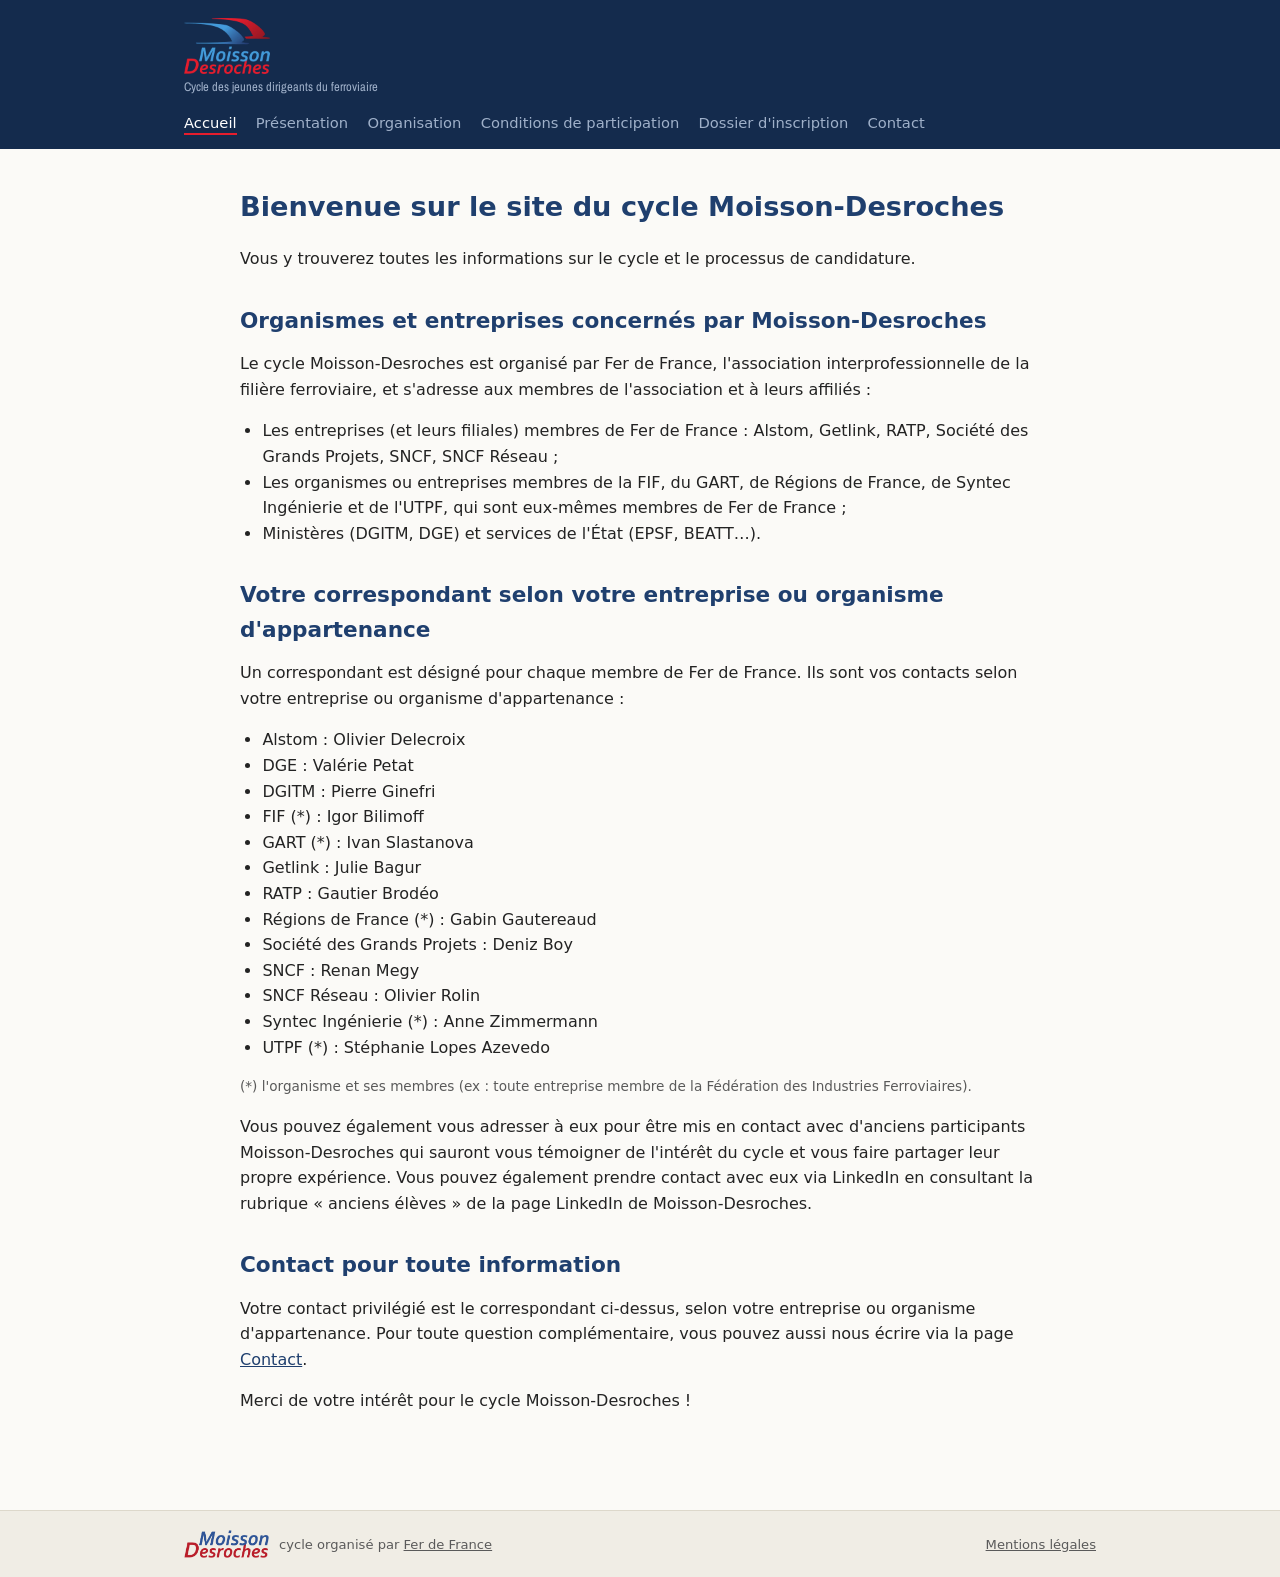
<file: index.html>
<!doctype html>
<html lang="fr">
<head>
<meta charset="utf-8">
<meta name="viewport" content="width=device-width, initial-scale=1">
<title>Moisson-Desroches, Cycle des jeunes dirigeants du ferroviaire</title>
<link rel="stylesheet" href="style.css">
</head>
<body>
<header class="entete">
  <div class="entete-contenu">
    <div class="marque">
      <img class="logo" src="images/logo-moisson-desroches-fond-sombre.webp" alt="Logo Moisson-Desroches">
      <p class="signature">Cycle des jeunes dirigeants du ferroviaire</p>
    </div>
    <nav class="principale">
      <ul>
        <li><a href="index.html" aria-current="page">Accueil</a></li>
        <li><a href="presentation.html">Présentation</a></li>
        <li><a href="organisation.html">Organisation</a></li>
        <li><a href="conditions.html">Conditions de participation</a></li>
        <li><a href="dossier-inscription.html">Dossier d'inscription</a></li>
        <li><a href="contact.html">Contact</a></li>
      </ul>
    </nav>
  </div>
</header>

<main>
  <h1>Bienvenue sur le site du cycle Moisson-Desroches</h1>

  <p>Vous y trouverez toutes les informations sur le cycle et le processus de candidature.</p>

  <h2>Organismes et entreprises concernés par Moisson-Desroches</h2>

  <p>Le cycle Moisson-Desroches est organisé par Fer de France, l'association interprofessionnelle de la filière ferroviaire, et s'adresse aux membres de l'association et à leurs affiliés :</p>

  <ul>
    <li>Les entreprises (et leurs filiales) membres de Fer de France : Alstom, Getlink, RATP, Société des Grands Projets, SNCF, SNCF Réseau ;</li>
    <li>Les organismes ou entreprises membres de la FIF, du GART, de Régions de France, de Syntec Ingénierie et de l'UTPF, qui sont eux-mêmes membres de Fer de France ;</li>
    <li>Ministères (DGITM, DGE) et services de l'État (EPSF, BEATT…).</li>
  </ul>

  <h2>Votre correspondant selon votre entreprise ou organisme d'appartenance</h2>

  <p>Un correspondant est désigné pour chaque membre de Fer de France. Ils sont vos contacts selon votre entreprise ou organisme d'appartenance :</p>

  <ul class="correspondants">
    <li>Alstom : Olivier Delecroix</li>
    <li>DGE : Valérie Petat</li>
    <li>DGITM : Pierre Ginefri</li>
    <li>FIF (*) : Igor Bilimoff</li>
    <li>GART (*) : Ivan Slastanova</li>
    <li>Getlink : Julie Bagur</li>
    <li>RATP : Gautier Brodéo</li>
    <li>Régions de France (*) : Gabin Gautereaud</li>
    <li>Société des Grands Projets : Deniz Boy</li>
    <li>SNCF : Renan Megy</li>
    <li>SNCF Réseau : Olivier Rolin</li>
    <li>Syntec Ingénierie (*) : Anne Zimmermann</li>
    <li>UTPF (*) : Stéphanie Lopes Azevedo</li>
  </ul>
  <p class="note">(*) l'organisme et ses membres (ex : toute entreprise membre de la Fédération des Industries Ferroviaires).</p>

  <p>Vous pouvez également vous adresser à eux pour être mis en contact avec d'anciens participants Moisson-Desroches qui sauront vous témoigner de l'intérêt du cycle et vous faire partager leur propre expérience. Vous pouvez également prendre contact avec eux via LinkedIn en consultant la rubrique « anciens élèves » de la page LinkedIn de Moisson-Desroches.</p>

  <h2>Contact pour toute information</h2>

  <p>Votre contact privilégié est le correspondant ci-dessus, selon votre entreprise ou organisme d'appartenance. Pour toute question complémentaire, vous pouvez aussi nous écrire via la page <a href="contact.html">Contact</a>.</p>

  <p>Merci de votre intérêt pour le cycle Moisson-Desroches !</p>
</main>

<footer class="pied">
  <div class="pied-contenu">
    <div class="pied-marque">
      <img class="texte-logo" src="images/texte-moisson-desroches.webp" alt="Moisson-Desroches">
      <span>cycle organisé par <a href="https://ferdefrance.fr">Fer de France</a></span>
    </div>
    <a href="mentions-legales.html">Mentions légales</a>
  </div>
</footer>
</body>
</html>
</file>
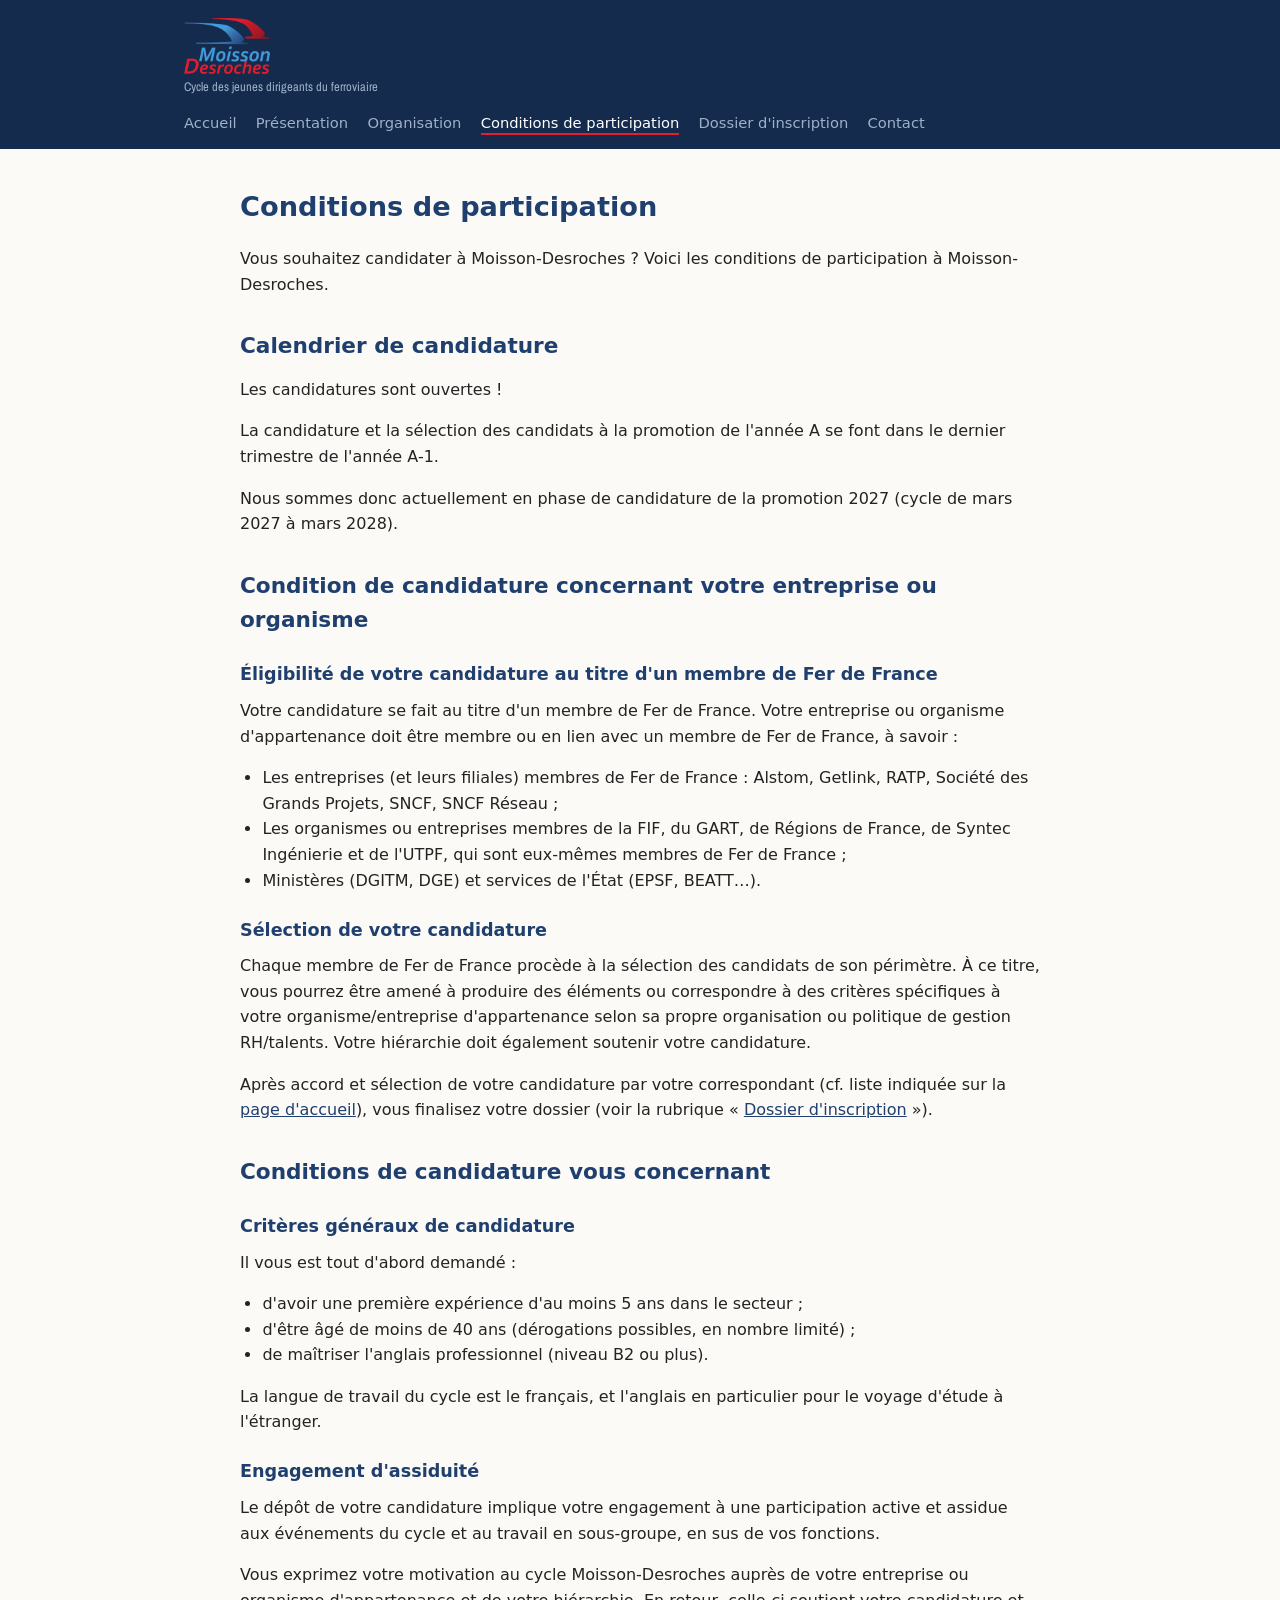
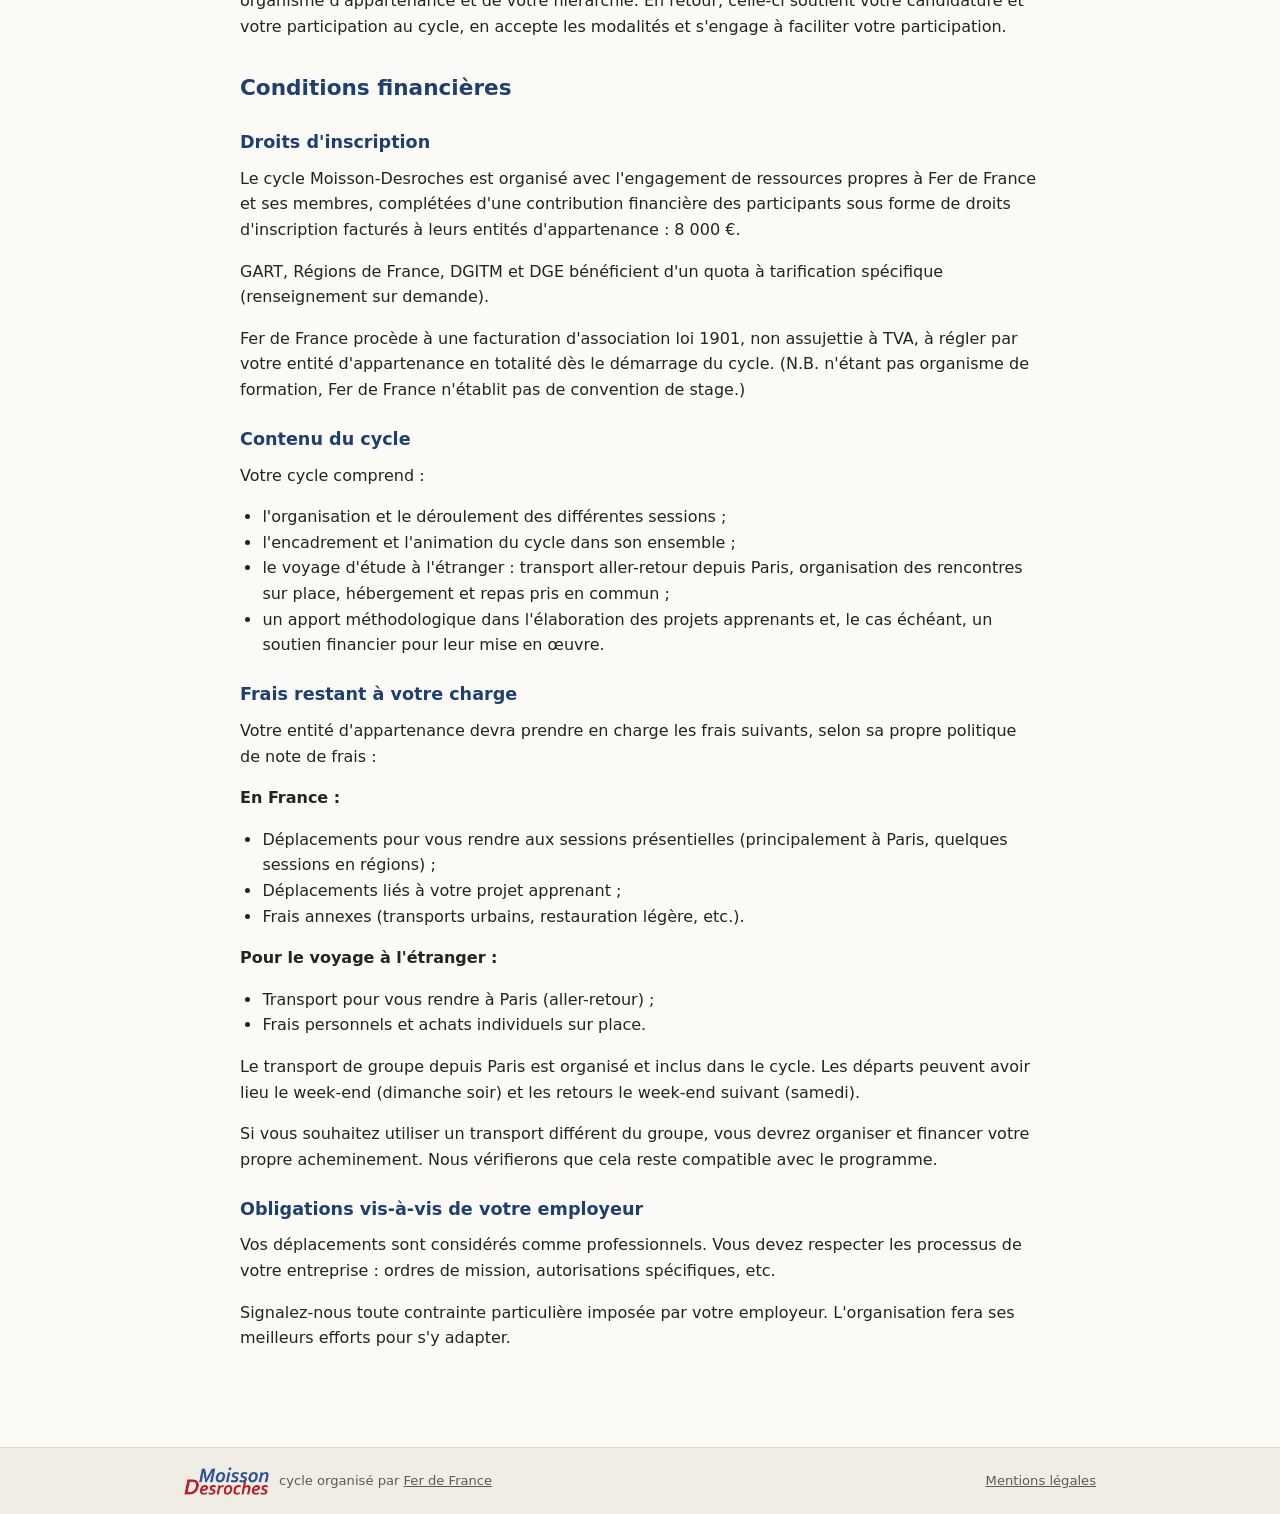
<file: conditions.html>
<!doctype html>
<html lang="fr">
<head>
<meta charset="utf-8">
<meta name="viewport" content="width=device-width, initial-scale=1">
<title>Conditions de participation, Moisson-Desroches</title>
<link rel="stylesheet" href="style.css">
</head>
<body>
<header class="entete">
  <div class="entete-contenu">
    <div class="marque">
      <img class="logo" src="images/logo-moisson-desroches-fond-sombre.webp" alt="Logo Moisson-Desroches">
      <p class="signature">Cycle des jeunes dirigeants du ferroviaire</p>
    </div>
    <nav class="principale">
      <ul>
        <li><a href="index.html">Accueil</a></li>
        <li><a href="presentation.html">Présentation</a></li>
        <li><a href="organisation.html">Organisation</a></li>
        <li><a href="conditions.html" aria-current="page">Conditions de participation</a></li>
        <li><a href="dossier-inscription.html">Dossier d'inscription</a></li>
        <li><a href="contact.html">Contact</a></li>
      </ul>
    </nav>
  </div>
</header>

<main>
  <h1>Conditions de participation</h1>

  <p>Vous souhaitez candidater à Moisson-Desroches ? Voici les conditions de participation à Moisson-Desroches.</p>

  <h2>Calendrier de candidature</h2>

  <p>Les candidatures sont ouvertes !</p>

  <p>La candidature et la sélection des candidats à la promotion de l'année A se font dans le dernier trimestre de l'année A-1.</p>

  <p>Nous sommes donc actuellement en phase de candidature de la promotion 2027 (cycle de mars 2027 à mars 2028).</p>

  <h2>Condition de candidature concernant votre entreprise ou organisme</h2>

  <h3>Éligibilité de votre candidature au titre d'un membre de Fer de France</h3>

  <p>Votre candidature se fait au titre d'un membre de Fer de France. Votre entreprise ou organisme d'appartenance doit être membre ou en lien avec un membre de Fer de France, à savoir :</p>

  <ul>
    <li>Les entreprises (et leurs filiales) membres de Fer de France : Alstom, Getlink, RATP, Société des Grands Projets, SNCF, SNCF Réseau ;</li>
    <li>Les organismes ou entreprises membres de la FIF, du GART, de Régions de France, de Syntec Ingénierie et de l'UTPF, qui sont eux-mêmes membres de Fer de France ;</li>
    <li>Ministères (DGITM, DGE) et services de l'État (EPSF, BEATT…).</li>
  </ul>

  <h3>Sélection de votre candidature</h3>

  <p>Chaque membre de Fer de France procède à la sélection des candidats de son périmètre. À ce titre, vous pourrez être amené à produire des éléments ou correspondre à des critères spécifiques à votre organisme/entreprise d'appartenance selon sa propre organisation ou politique de gestion RH/talents. Votre hiérarchie doit également soutenir votre candidature.</p>

  <p>Après accord et sélection de votre candidature par votre correspondant (cf. liste indiquée sur la <a href="index.html">page d'accueil</a>), vous finalisez votre dossier (voir la rubrique « <a href="dossier-inscription.html">Dossier d'inscription</a> »).</p>

  <h2>Conditions de candidature vous concernant</h2>

  <h3>Critères généraux de candidature</h3>

  <p>Il vous est tout d'abord demandé :</p>

  <ul>
    <li>d'avoir une première expérience d'au moins 5 ans dans le secteur ;</li>
    <li>d'être âgé de moins de 40 ans (dérogations possibles, en nombre limité) ;</li>
    <li>de maîtriser l'anglais professionnel (niveau B2 ou plus).</li>
  </ul>

  <p>La langue de travail du cycle est le français, et l'anglais en particulier pour le voyage d'étude à l'étranger.</p>

  <h3>Engagement d'assiduité</h3>

  <p>Le dépôt de votre candidature implique votre engagement à une participation active et assidue aux événements du cycle et au travail en sous-groupe, en sus de vos fonctions.</p>

  <p>Vous exprimez votre motivation au cycle Moisson-Desroches auprès de votre entreprise ou organisme d'appartenance et de votre hiérarchie. En retour, celle-ci soutient votre candidature et votre participation au cycle, en accepte les modalités et s'engage à faciliter votre participation.</p>

  <h2>Conditions financières</h2>

  <h3>Droits d'inscription</h3>

  <p>Le cycle Moisson-Desroches est organisé avec l'engagement de ressources propres à Fer de France et ses membres, complétées d'une contribution financière des participants sous forme de droits d'inscription facturés à leurs entités d'appartenance : 8 000 €.</p>

  <p>GART, Régions de France, DGITM et DGE bénéficient d'un quota à tarification spécifique (renseignement sur demande).</p>

  <p>Fer de France procède à une facturation d'association loi 1901, non assujettie à TVA, à régler par votre entité d'appartenance en totalité dès le démarrage du cycle. (N.B. n'étant pas organisme de formation, Fer de France n'établit pas de convention de stage.)</p>

  <h3>Contenu du cycle</h3>

  <p>Votre cycle comprend :</p>

  <ul>
    <li>l'organisation et le déroulement des différentes sessions ;</li>
    <li>l'encadrement et l'animation du cycle dans son ensemble ;</li>
    <li>le voyage d'étude à l'étranger : transport aller-retour depuis Paris, organisation des rencontres sur place, hébergement et repas pris en commun ;</li>
    <li>un apport méthodologique dans l'élaboration des projets apprenants et, le cas échéant, un soutien financier pour leur mise en œuvre.</li>
  </ul>

  <h3>Frais restant à votre charge</h3>

  <p>Votre entité d'appartenance devra prendre en charge les frais suivants, selon sa propre politique de note de frais :</p>

  <p><strong>En France :</strong></p>
  <ul>
    <li>Déplacements pour vous rendre aux sessions présentielles (principalement à Paris, quelques sessions en régions) ;</li>
    <li>Déplacements liés à votre projet apprenant ;</li>
    <li>Frais annexes (transports urbains, restauration légère, etc.).</li>
  </ul>

  <p><strong>Pour le voyage à l'étranger :</strong></p>
  <ul>
    <li>Transport pour vous rendre à Paris (aller-retour) ;</li>
    <li>Frais personnels et achats individuels sur place.</li>
  </ul>

  <p>Le transport de groupe depuis Paris est organisé et inclus dans le cycle. Les départs peuvent avoir lieu le week-end (dimanche soir) et les retours le week-end suivant (samedi).</p>

  <p>Si vous souhaitez utiliser un transport différent du groupe, vous devrez organiser et financer votre propre acheminement. Nous vérifierons que cela reste compatible avec le programme.</p>

  <h3>Obligations vis-à-vis de votre employeur</h3>

  <p>Vos déplacements sont considérés comme professionnels. Vous devez respecter les processus de votre entreprise : ordres de mission, autorisations spécifiques, etc.</p>

  <p>Signalez-nous toute contrainte particulière imposée par votre employeur. L'organisation fera ses meilleurs efforts pour s'y adapter.</p>
</main>

<footer class="pied">
  <div class="pied-contenu">
    <div class="pied-marque">
      <img class="texte-logo" src="images/texte-moisson-desroches.webp" alt="Moisson-Desroches">
      <span>cycle organisé par <a href="https://ferdefrance.fr">Fer de France</a></span>
    </div>
    <a href="mentions-legales.html">Mentions légales</a>
  </div>
</footer>
</body>
</html>
</file>
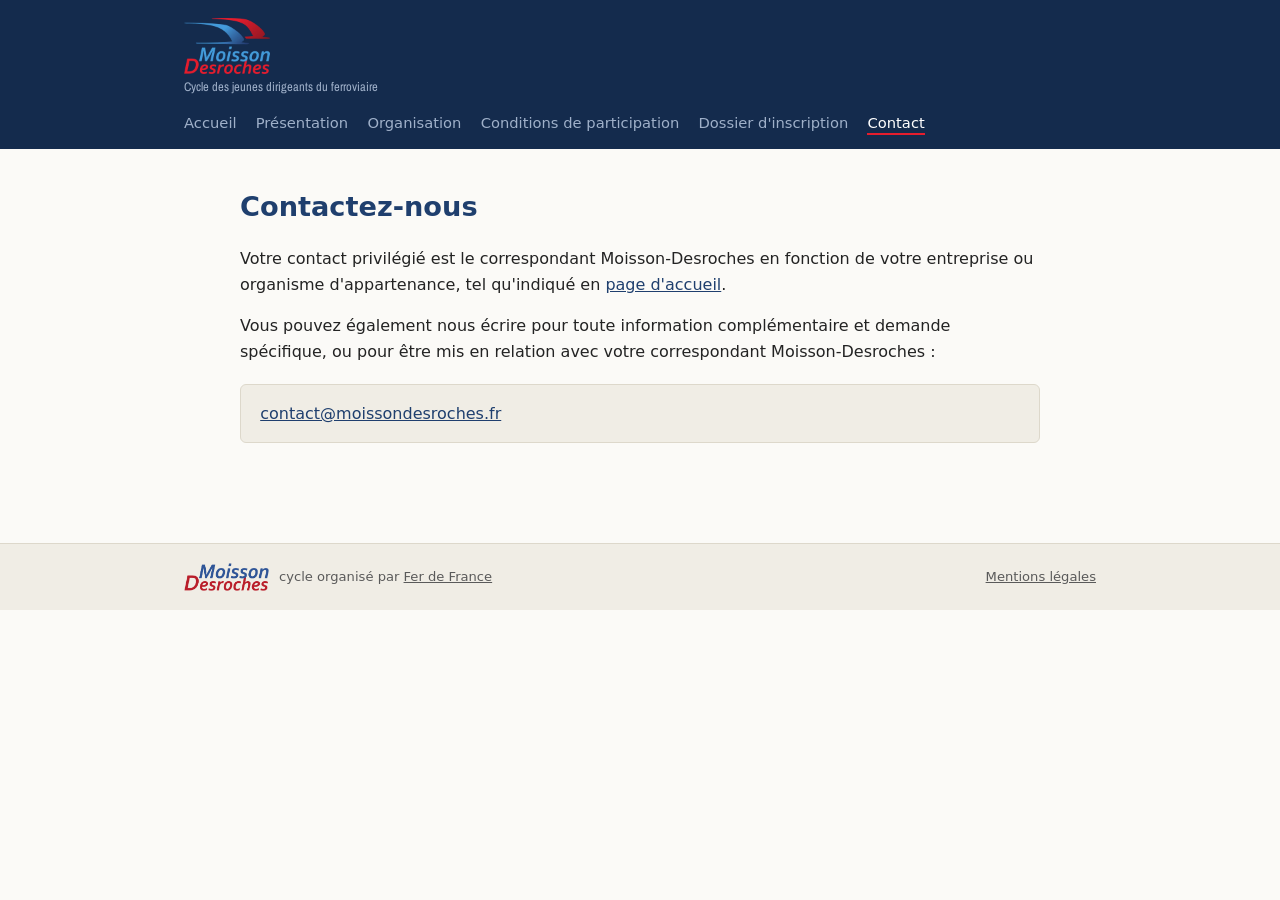
<file: contact.html>
<!doctype html>
<html lang="fr">
<head>
<meta charset="utf-8">
<meta name="viewport" content="width=device-width, initial-scale=1">
<title>Contact, Moisson-Desroches</title>
<link rel="stylesheet" href="style.css">
</head>
<body>
<header class="entete">
  <div class="entete-contenu">
    <div class="marque">
      <img class="logo" src="images/logo-moisson-desroches-fond-sombre.webp" alt="Logo Moisson-Desroches">
      <p class="signature">Cycle des jeunes dirigeants du ferroviaire</p>
    </div>
    <nav class="principale">
      <ul>
        <li><a href="index.html">Accueil</a></li>
        <li><a href="presentation.html">Présentation</a></li>
        <li><a href="organisation.html">Organisation</a></li>
        <li><a href="conditions.html">Conditions de participation</a></li>
        <li><a href="dossier-inscription.html">Dossier d'inscription</a></li>
        <li><a href="contact.html" aria-current="page">Contact</a></li>
      </ul>
    </nav>
  </div>
</header>

<main>
  <h1>Contactez-nous</h1>

  <p>Votre contact privilégié est le correspondant Moisson-Desroches en fonction de votre entreprise ou organisme d'appartenance, tel qu'indiqué en <a href="index.html">page d'accueil</a>.</p>

  <p>Vous pouvez également nous écrire pour toute information complémentaire et demande spécifique, ou pour être mis en relation avec votre correspondant Moisson-Desroches :</p>

  <div class="encadre">
    <p style="margin:0;"><a href="mailto:contact@moissondesroches.fr">contact@moissondesroches.fr</a></p>
  </div>
</main>

<footer class="pied">
  <div class="pied-contenu">
    <div class="pied-marque">
      <img class="texte-logo" src="images/texte-moisson-desroches.webp" alt="Moisson-Desroches">
      <span>cycle organisé par <a href="https://ferdefrance.fr">Fer de France</a></span>
    </div>
    <a href="mentions-legales.html">Mentions légales</a>
  </div>
</footer>
</body>
</html>
</file>
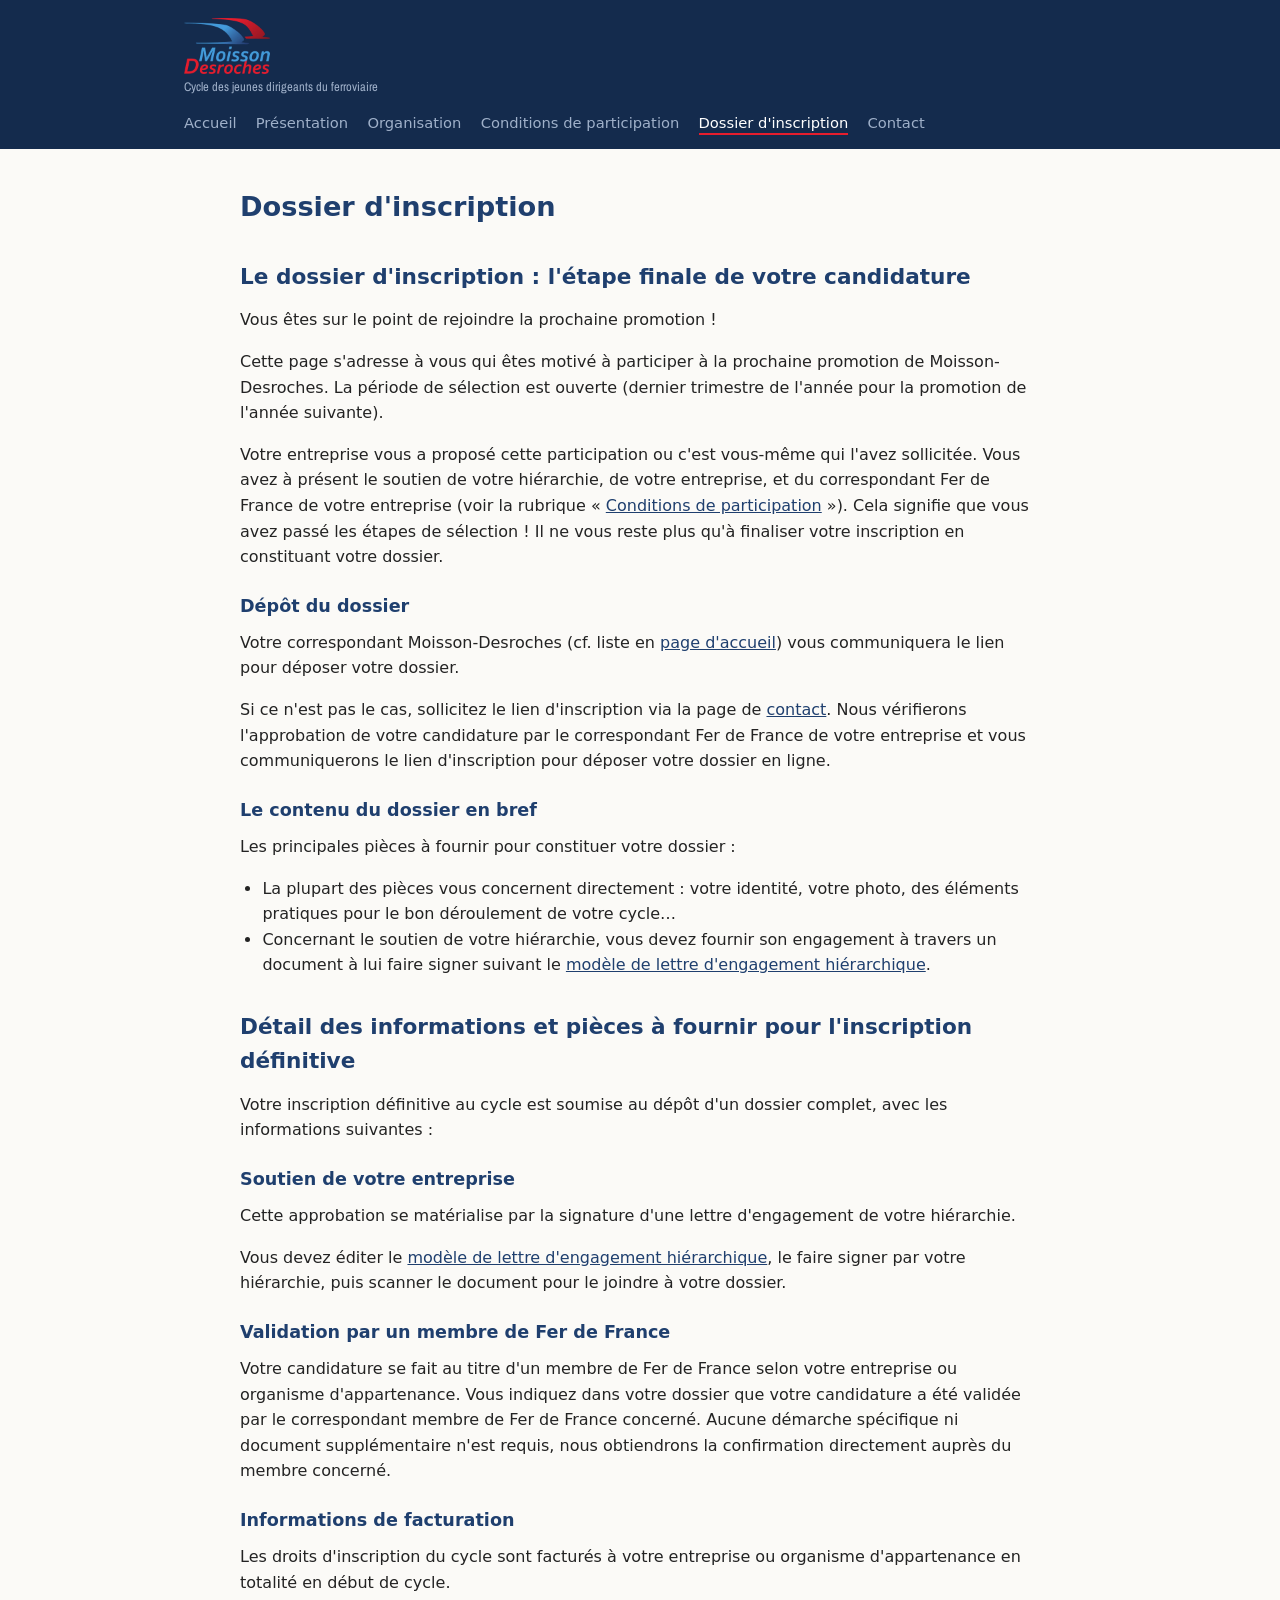
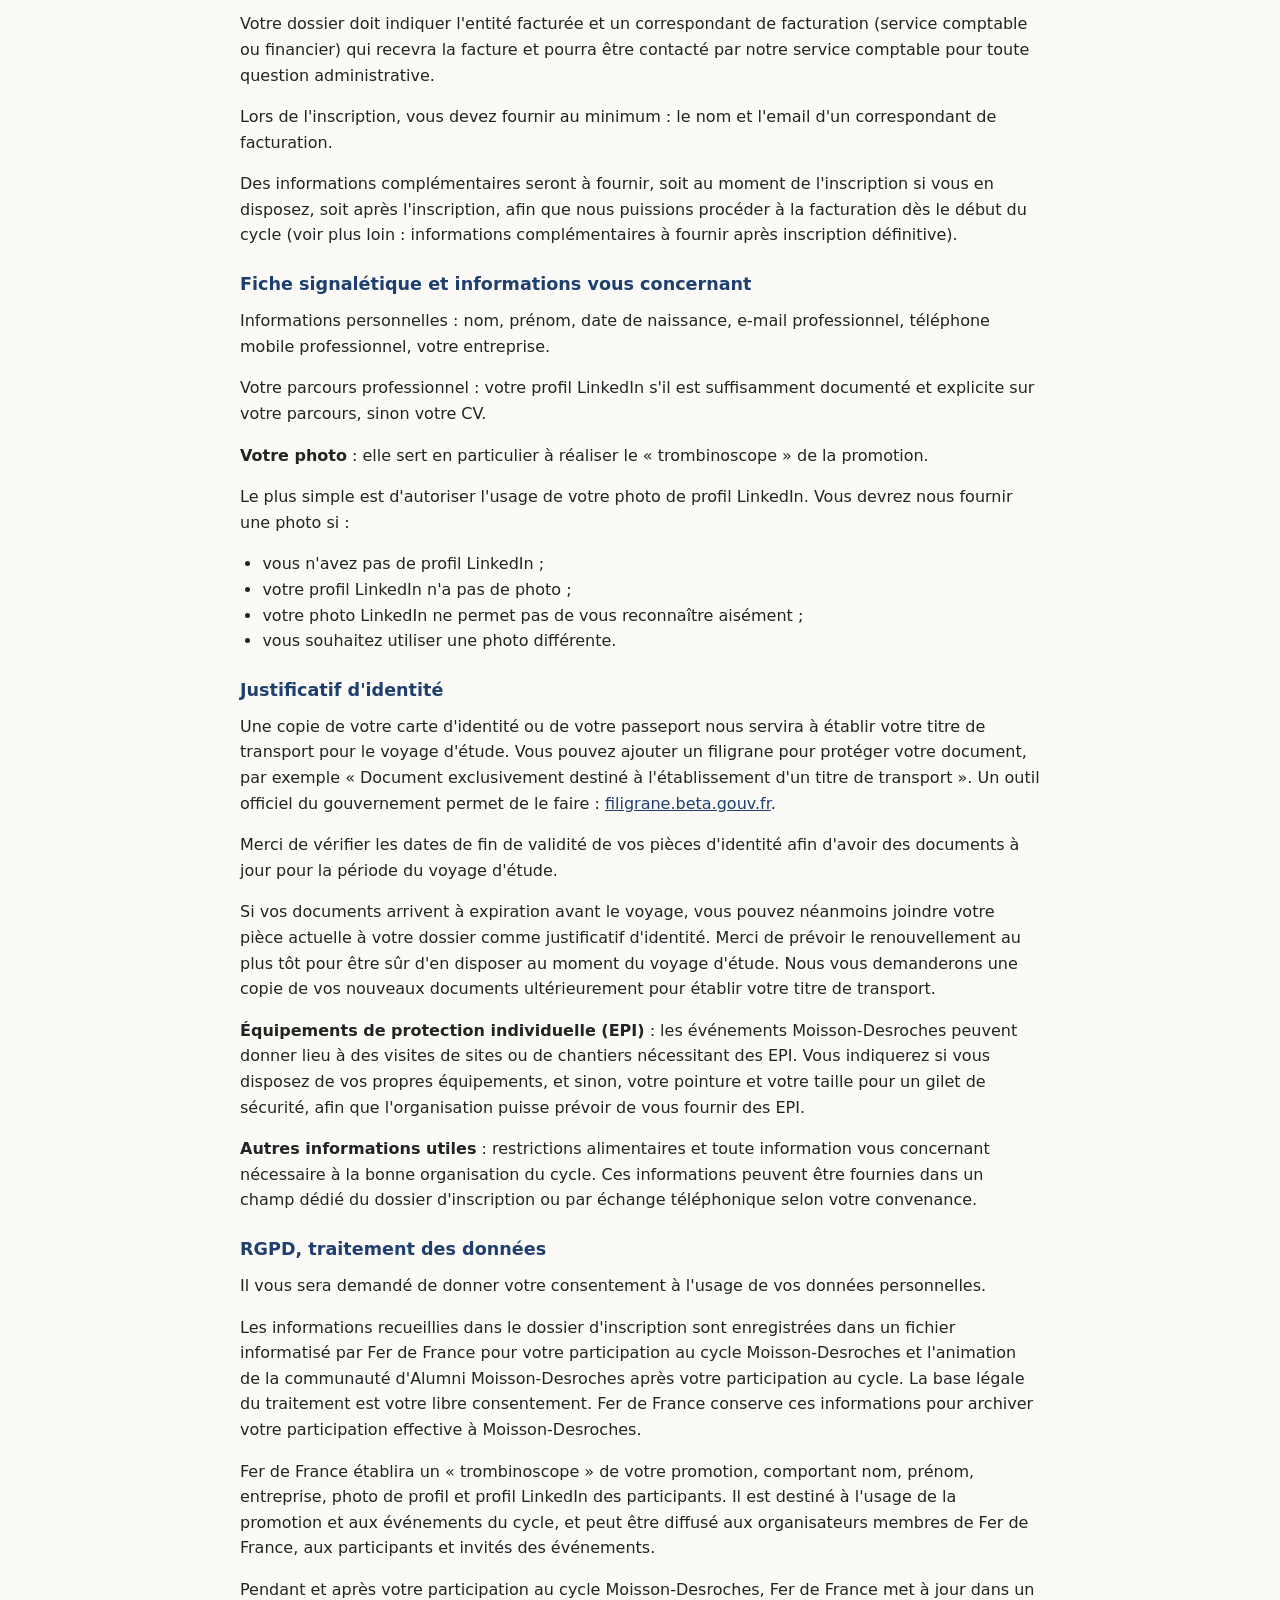
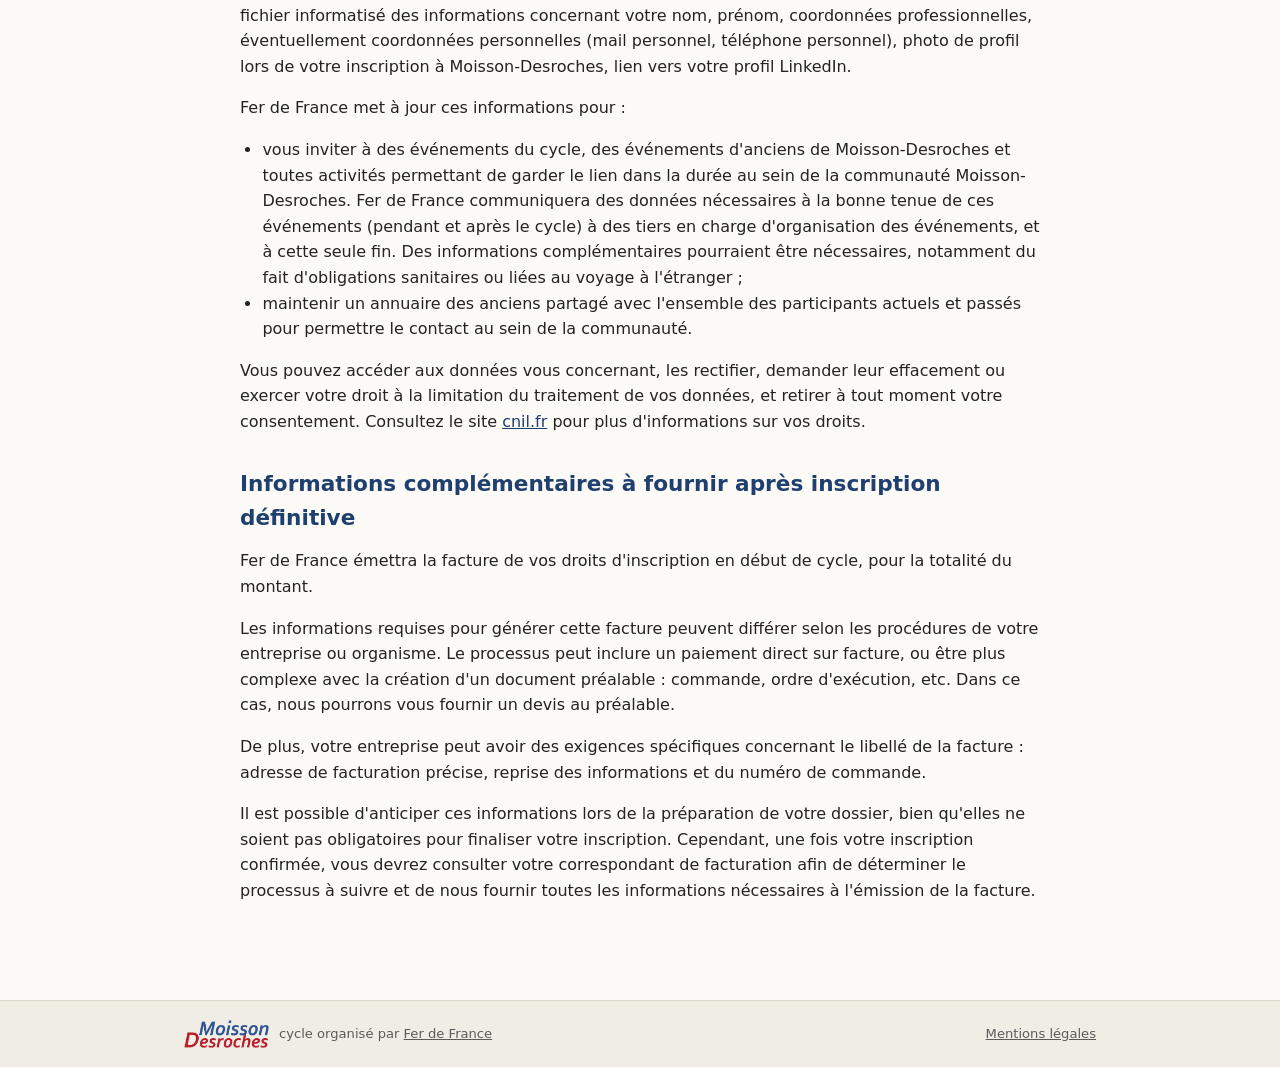
<file: dossier-inscription.html>
<!doctype html>
<html lang="fr">
<head>
<meta charset="utf-8">
<meta name="viewport" content="width=device-width, initial-scale=1">
<title>Dossier d'inscription, Moisson-Desroches</title>
<link rel="stylesheet" href="style.css">
</head>
<body>
<header class="entete">
  <div class="entete-contenu">
    <div class="marque">
      <img class="logo" src="images/logo-moisson-desroches-fond-sombre.webp" alt="Logo Moisson-Desroches">
      <p class="signature">Cycle des jeunes dirigeants du ferroviaire</p>
    </div>
    <nav class="principale">
      <ul>
        <li><a href="index.html">Accueil</a></li>
        <li><a href="presentation.html">Présentation</a></li>
        <li><a href="organisation.html">Organisation</a></li>
        <li><a href="conditions.html">Conditions de participation</a></li>
        <li><a href="dossier-inscription.html" aria-current="page">Dossier d'inscription</a></li>
        <li><a href="contact.html">Contact</a></li>
      </ul>
    </nav>
  </div>
</header>

<main>
  <h1>Dossier d'inscription</h1>

  <h2>Le dossier d'inscription : l'étape finale de votre candidature</h2>

  <p>Vous êtes sur le point de rejoindre la prochaine promotion !</p>

  <p>Cette page s'adresse à vous qui êtes motivé à participer à la prochaine promotion de Moisson-Desroches. La période de sélection est ouverte (dernier trimestre de l'année pour la promotion de l'année suivante).</p>

  <p>Votre entreprise vous a proposé cette participation ou c'est vous-même qui l'avez sollicitée. Vous avez à présent le soutien de votre hiérarchie, de votre entreprise, et du correspondant Fer de France de votre entreprise (voir la rubrique « <a href="conditions.html">Conditions de participation</a> »). Cela signifie que vous avez passé les étapes de sélection ! Il ne vous reste plus qu'à finaliser votre inscription en constituant votre dossier.</p>

  <h3>Dépôt du dossier</h3>

  <p>Votre correspondant Moisson-Desroches (cf. liste en <a href="index.html">page d'accueil</a>) vous communiquera le lien pour déposer votre dossier.</p>

  <p>Si ce n'est pas le cas, sollicitez le lien d'inscription via la page de <a href="contact.html">contact</a>. Nous vérifierons l'approbation de votre candidature par le correspondant Fer de France de votre entreprise et vous communiquerons le lien d'inscription pour déposer votre dossier en ligne.</p>

  <h3>Le contenu du dossier en bref</h3>

  <p>Les principales pièces à fournir pour constituer votre dossier :</p>

  <ul>
    <li>La plupart des pièces vous concernent directement : votre identité, votre photo, des éléments pratiques pour le bon déroulement de votre cycle…</li>
    <li>Concernant le soutien de votre hiérarchie, vous devez fournir son engagement à travers un document à lui faire signer suivant le <a href="documents/modele-lettre-engagement-hierarchique.pdf">modèle de lettre d'engagement hiérarchique</a>.</li>
  </ul>

  <h2>Détail des informations et pièces à fournir pour l'inscription définitive</h2>

  <p>Votre inscription définitive au cycle est soumise au dépôt d'un dossier complet, avec les informations suivantes :</p>

  <h3>Soutien de votre entreprise</h3>

  <p>Cette approbation se matérialise par la signature d'une lettre d'engagement de votre hiérarchie.</p>

  <p>Vous devez éditer le <a href="documents/modele-lettre-engagement-hierarchique.pdf">modèle de lettre d'engagement hiérarchique</a>, le faire signer par votre hiérarchie, puis scanner le document pour le joindre à votre dossier.</p>

  <h3>Validation par un membre de Fer de France</h3>

  <p>Votre candidature se fait au titre d'un membre de Fer de France selon votre entreprise ou organisme d'appartenance. Vous indiquez dans votre dossier que votre candidature a été validée par le correspondant membre de Fer de France concerné. Aucune démarche spécifique ni document supplémentaire n'est requis, nous obtiendrons la confirmation directement auprès du membre concerné.</p>

  <h3>Informations de facturation</h3>

  <p>Les droits d'inscription du cycle sont facturés à votre entreprise ou organisme d'appartenance en totalité en début de cycle.</p>

  <p>Votre dossier doit indiquer l'entité facturée et un correspondant de facturation (service comptable ou financier) qui recevra la facture et pourra être contacté par notre service comptable pour toute question administrative.</p>

  <p>Lors de l'inscription, vous devez fournir au minimum : le nom et l'email d'un correspondant de facturation.</p>

  <p>Des informations complémentaires seront à fournir, soit au moment de l'inscription si vous en disposez, soit après l'inscription, afin que nous puissions procéder à la facturation dès le début du cycle (voir plus loin : informations complémentaires à fournir après inscription définitive).</p>

  <h3>Fiche signalétique et informations vous concernant</h3>

  <p>Informations personnelles : nom, prénom, date de naissance, e-mail professionnel, téléphone mobile professionnel, votre entreprise.</p>

  <p>Votre parcours professionnel : votre profil LinkedIn s'il est suffisamment documenté et explicite sur votre parcours, sinon votre CV.</p>

  <p><strong>Votre photo</strong> : elle sert en particulier à réaliser le « trombinoscope » de la promotion.</p>

  <p>Le plus simple est d'autoriser l'usage de votre photo de profil LinkedIn. Vous devrez nous fournir une photo si :</p>

  <ul>
    <li>vous n'avez pas de profil LinkedIn ;</li>
    <li>votre profil LinkedIn n'a pas de photo ;</li>
    <li>votre photo LinkedIn ne permet pas de vous reconnaître aisément ;</li>
    <li>vous souhaitez utiliser une photo différente.</li>
  </ul>

  <h3>Justificatif d'identité</h3>

  <p>Une copie de votre carte d'identité ou de votre passeport nous servira à établir votre titre de transport pour le voyage d'étude. Vous pouvez ajouter un filigrane pour protéger votre document, par exemple « Document exclusivement destiné à l'établissement d'un titre de transport ». Un outil officiel du gouvernement permet de le faire : <a href="https://filigrane.beta.gouv.fr">filigrane.beta.gouv.fr</a>.</p>

  <p>Merci de vérifier les dates de fin de validité de vos pièces d'identité afin d'avoir des documents à jour pour la période du voyage d'étude.</p>

  <p>Si vos documents arrivent à expiration avant le voyage, vous pouvez néanmoins joindre votre pièce actuelle à votre dossier comme justificatif d'identité. Merci de prévoir le renouvellement au plus tôt pour être sûr d'en disposer au moment du voyage d'étude. Nous vous demanderons une copie de vos nouveaux documents ultérieurement pour établir votre titre de transport.</p>

  <p><strong>Équipements de protection individuelle (EPI)</strong> : les événements Moisson-Desroches peuvent donner lieu à des visites de sites ou de chantiers nécessitant des EPI. Vous indiquerez si vous disposez de vos propres équipements, et sinon, votre pointure et votre taille pour un gilet de sécurité, afin que l'organisation puisse prévoir de vous fournir des EPI.</p>

  <p><strong>Autres informations utiles</strong> : restrictions alimentaires et toute information vous concernant nécessaire à la bonne organisation du cycle. Ces informations peuvent être fournies dans un champ dédié du dossier d'inscription ou par échange téléphonique selon votre convenance.</p>

  <h3>RGPD, traitement des données</h3>

  <p>Il vous sera demandé de donner votre consentement à l'usage de vos données personnelles.</p>

  <p>Les informations recueillies dans le dossier d'inscription sont enregistrées dans un fichier informatisé par Fer de France pour votre participation au cycle Moisson-Desroches et l'animation de la communauté d'Alumni Moisson-Desroches après votre participation au cycle. La base légale du traitement est votre libre consentement. Fer de France conserve ces informations pour archiver votre participation effective à Moisson-Desroches.</p>

  <p>Fer de France établira un « trombinoscope » de votre promotion, comportant nom, prénom, entreprise, photo de profil et profil LinkedIn des participants. Il est destiné à l'usage de la promotion et aux événements du cycle, et peut être diffusé aux organisateurs membres de Fer de France, aux participants et invités des événements.</p>

  <p>Pendant et après votre participation au cycle Moisson-Desroches, Fer de France met à jour dans un fichier informatisé des informations concernant votre nom, prénom, coordonnées professionnelles, éventuellement coordonnées personnelles (mail personnel, téléphone personnel), photo de profil lors de votre inscription à Moisson-Desroches, lien vers votre profil LinkedIn.</p>

  <p>Fer de France met à jour ces informations pour :</p>

  <ul>
    <li>vous inviter à des événements du cycle, des événements d'anciens de Moisson-Desroches et toutes activités permettant de garder le lien dans la durée au sein de la communauté Moisson-Desroches. Fer de France communiquera des données nécessaires à la bonne tenue de ces événements (pendant et après le cycle) à des tiers en charge d'organisation des événements, et à cette seule fin. Des informations complémentaires pourraient être nécessaires, notamment du fait d'obligations sanitaires ou liées au voyage à l'étranger ;</li>
    <li>maintenir un annuaire des anciens partagé avec l'ensemble des participants actuels et passés pour permettre le contact au sein de la communauté.</li>
  </ul>

  <p>Vous pouvez accéder aux données vous concernant, les rectifier, demander leur effacement ou exercer votre droit à la limitation du traitement de vos données, et retirer à tout moment votre consentement. Consultez le site <a href="https://www.cnil.fr">cnil.fr</a> pour plus d'informations sur vos droits.</p>

  <h2>Informations complémentaires à fournir après inscription définitive</h2>

  <p>Fer de France émettra la facture de vos droits d'inscription en début de cycle, pour la totalité du montant.</p>

  <p>Les informations requises pour générer cette facture peuvent différer selon les procédures de votre entreprise ou organisme. Le processus peut inclure un paiement direct sur facture, ou être plus complexe avec la création d'un document préalable : commande, ordre d'exécution, etc. Dans ce cas, nous pourrons vous fournir un devis au préalable.</p>

  <p>De plus, votre entreprise peut avoir des exigences spécifiques concernant le libellé de la facture : adresse de facturation précise, reprise des informations et du numéro de commande.</p>

  <p>Il est possible d'anticiper ces informations lors de la préparation de votre dossier, bien qu'elles ne soient pas obligatoires pour finaliser votre inscription. Cependant, une fois votre inscription confirmée, vous devrez consulter votre correspondant de facturation afin de déterminer le processus à suivre et de nous fournir toutes les informations nécessaires à l'émission de la facture.</p>
</main>

<footer class="pied">
  <div class="pied-contenu">
    <div class="pied-marque">
      <img class="texte-logo" src="images/texte-moisson-desroches.webp" alt="Moisson-Desroches">
      <span>cycle organisé par <a href="https://ferdefrance.fr">Fer de France</a></span>
    </div>
    <a href="mentions-legales.html">Mentions légales</a>
  </div>
</footer>
</body>
</html>
</file>
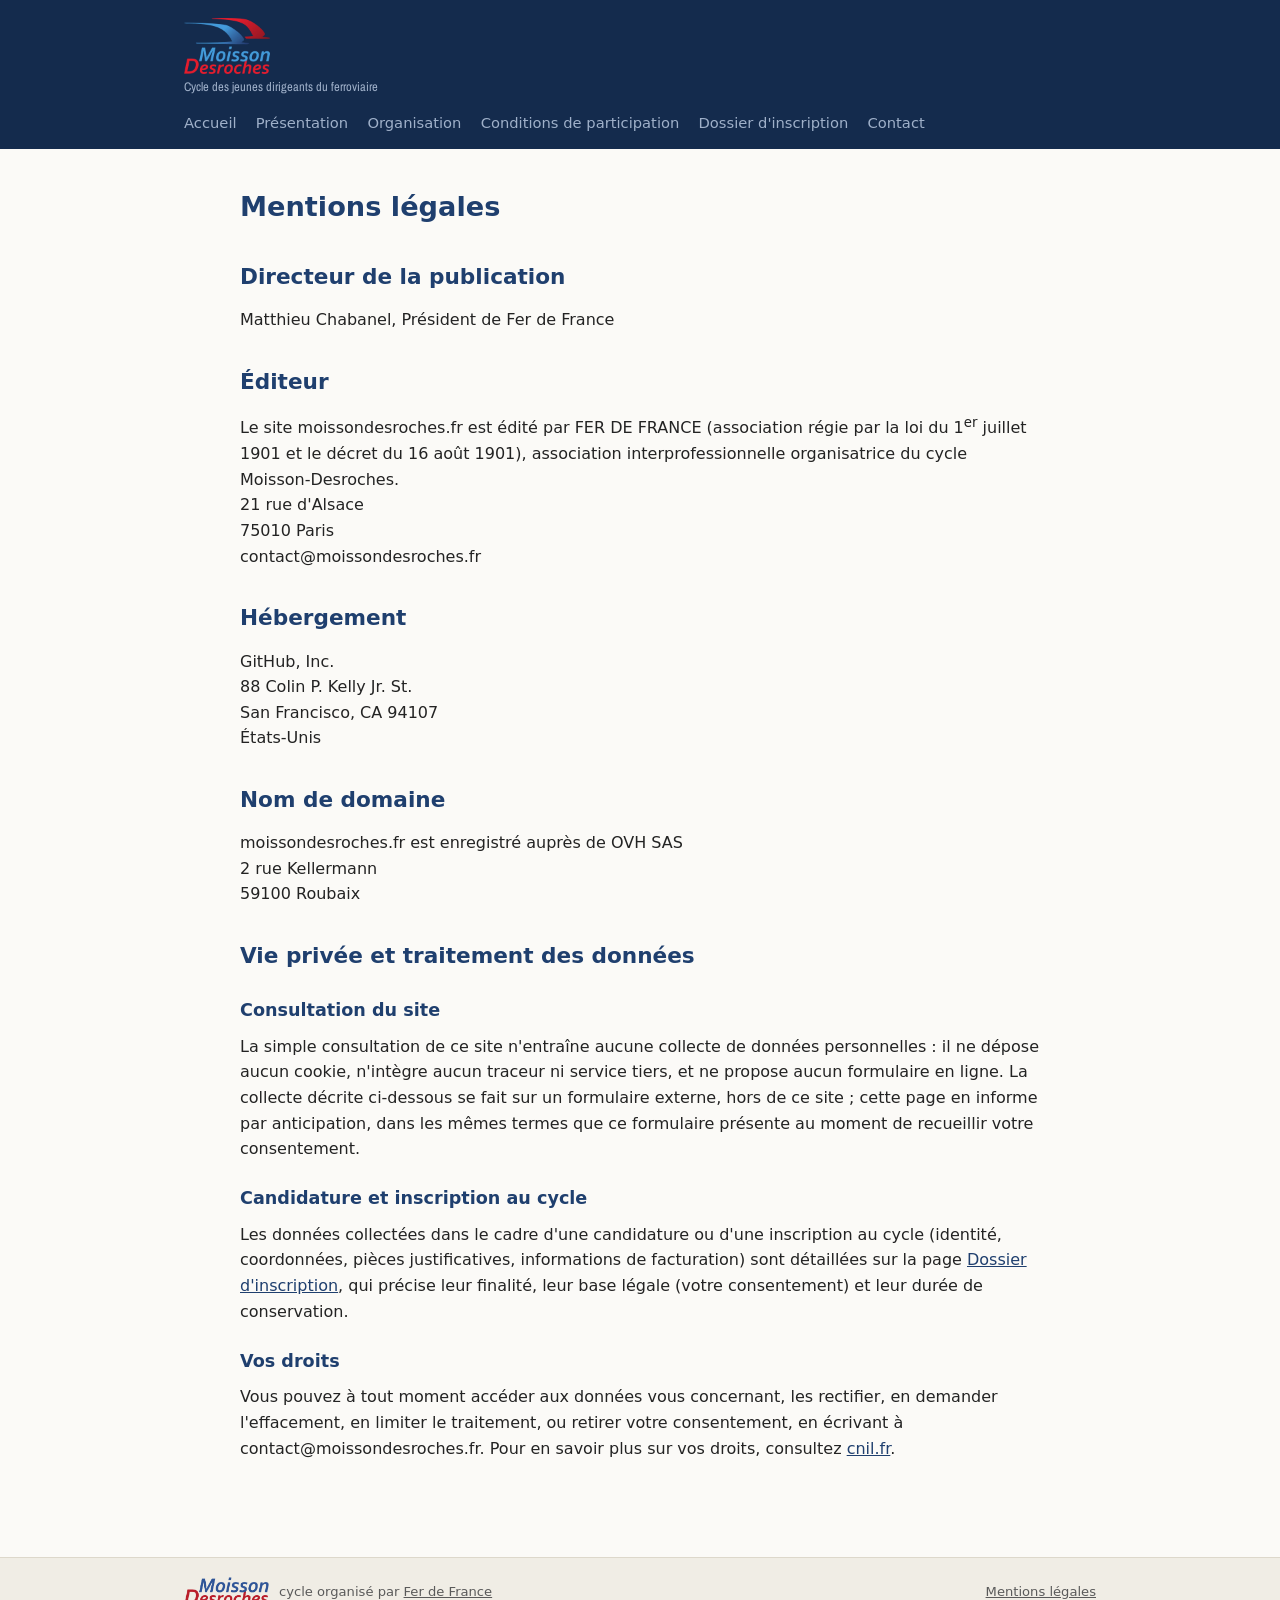
<file: mentions-legales.html>
<!doctype html>
<html lang="fr">
<head>
<meta charset="utf-8">
<meta name="viewport" content="width=device-width, initial-scale=1">
<title>Mentions légales, Moisson-Desroches</title>
<link rel="stylesheet" href="style.css">
</head>
<body>
<header class="entete">
  <div class="entete-contenu">
    <div class="marque">
      <img class="logo" src="images/logo-moisson-desroches-fond-sombre.webp" alt="Logo Moisson-Desroches">
      <p class="signature">Cycle des jeunes dirigeants du ferroviaire</p>
    </div>
    <nav class="principale">
      <ul>
        <li><a href="index.html">Accueil</a></li>
        <li><a href="presentation.html">Présentation</a></li>
        <li><a href="organisation.html">Organisation</a></li>
        <li><a href="conditions.html">Conditions de participation</a></li>
        <li><a href="dossier-inscription.html">Dossier d'inscription</a></li>
        <li><a href="contact.html">Contact</a></li>
      </ul>
    </nav>
  </div>
</header>

<main>
  <h1>Mentions légales</h1>

  <h2>Directeur de la publication</h2>
  <p>Matthieu Chabanel, Président de Fer de France</p>

  <h2>Éditeur</h2>
  <p>Le site moissondesroches.fr est édité par FER DE FRANCE (association régie par la loi du 1<sup>er</sup> juillet 1901 et le décret du 16 août 1901), association interprofessionnelle organisatrice du cycle Moisson-Desroches.<br>
  21 rue d'Alsace<br>
  75010 Paris<br>
  contact@moissondesroches.fr</p>

  <h2>Hébergement</h2>
  <p>GitHub, Inc.<br>
  88 Colin P. Kelly Jr. St.<br>
  San Francisco, CA 94107<br>
  États-Unis</p>

  <h2>Nom de domaine</h2>
  <p>moissondesroches.fr est enregistré auprès de OVH SAS<br>
  2 rue Kellermann<br>
  59100 Roubaix</p>

  <h2>Vie privée et traitement des données</h2>

  <h3>Consultation du site</h3>

  <p>La simple consultation de ce site n'entraîne aucune collecte de données personnelles : il ne dépose aucun cookie, n'intègre aucun traceur ni service tiers, et ne propose aucun formulaire en ligne. La collecte décrite ci-dessous se fait sur un formulaire externe, hors de ce site ; cette page en informe par anticipation, dans les mêmes termes que ce formulaire présente au moment de recueillir votre consentement.</p>

  <h3>Candidature et inscription au cycle</h3>

  <p>Les données collectées dans le cadre d'une candidature ou d'une inscription au cycle (identité, coordonnées, pièces justificatives, informations de facturation) sont détaillées sur la page <a href="dossier-inscription.html">Dossier d'inscription</a>, qui précise leur finalité, leur base légale (votre consentement) et leur durée de conservation.</p>

  <h3>Vos droits</h3>

  <p>Vous pouvez à tout moment accéder aux données vous concernant, les rectifier, en demander l'effacement, en limiter le traitement, ou retirer votre consentement, en écrivant à contact@moissondesroches.fr. Pour en savoir plus sur vos droits, consultez <a href="https://www.cnil.fr">cnil.fr</a>.</p>
</main>

<footer class="pied">
  <div class="pied-contenu">
    <div class="pied-marque">
      <img class="texte-logo" src="images/texte-moisson-desroches.webp" alt="Moisson-Desroches">
      <span>cycle organisé par <a href="https://ferdefrance.fr">Fer de France</a></span>
    </div>
    <a href="mentions-legales.html">Mentions légales</a>
  </div>
</footer>
</body>
</html>
</file>
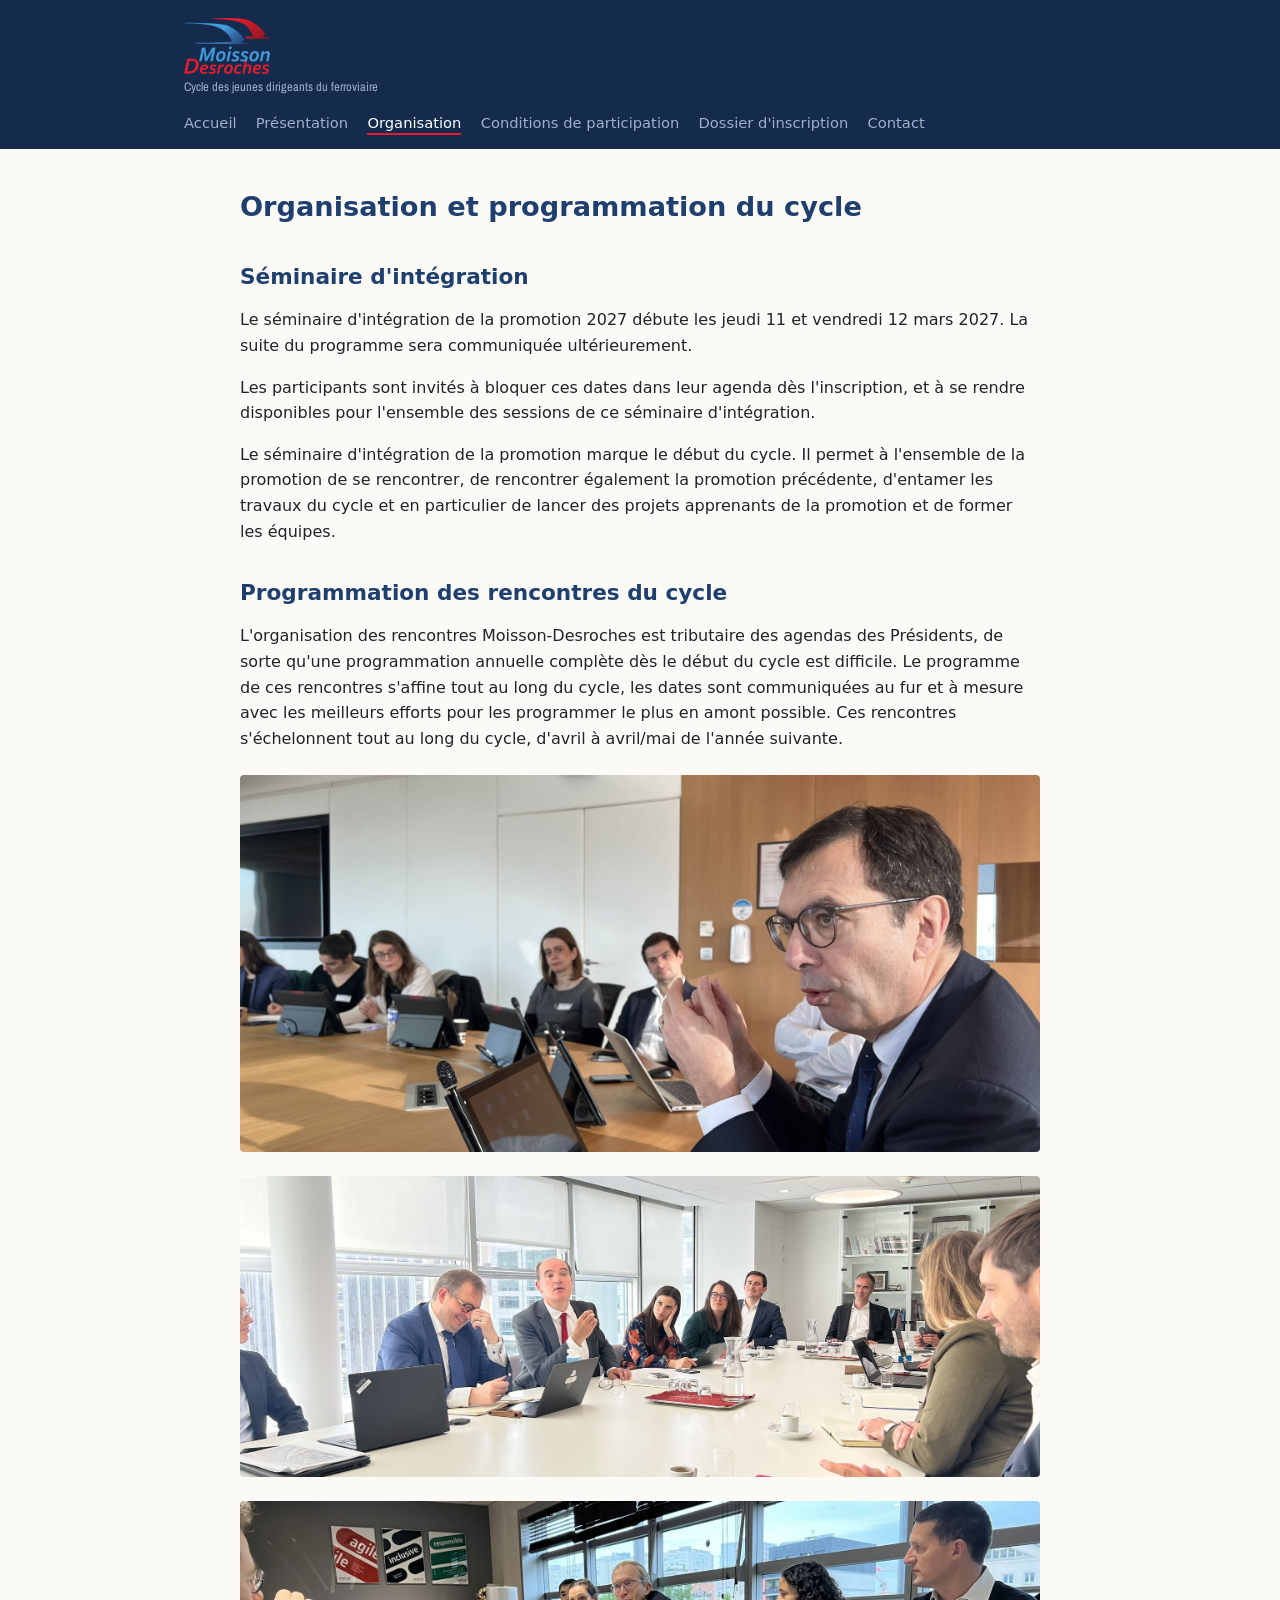
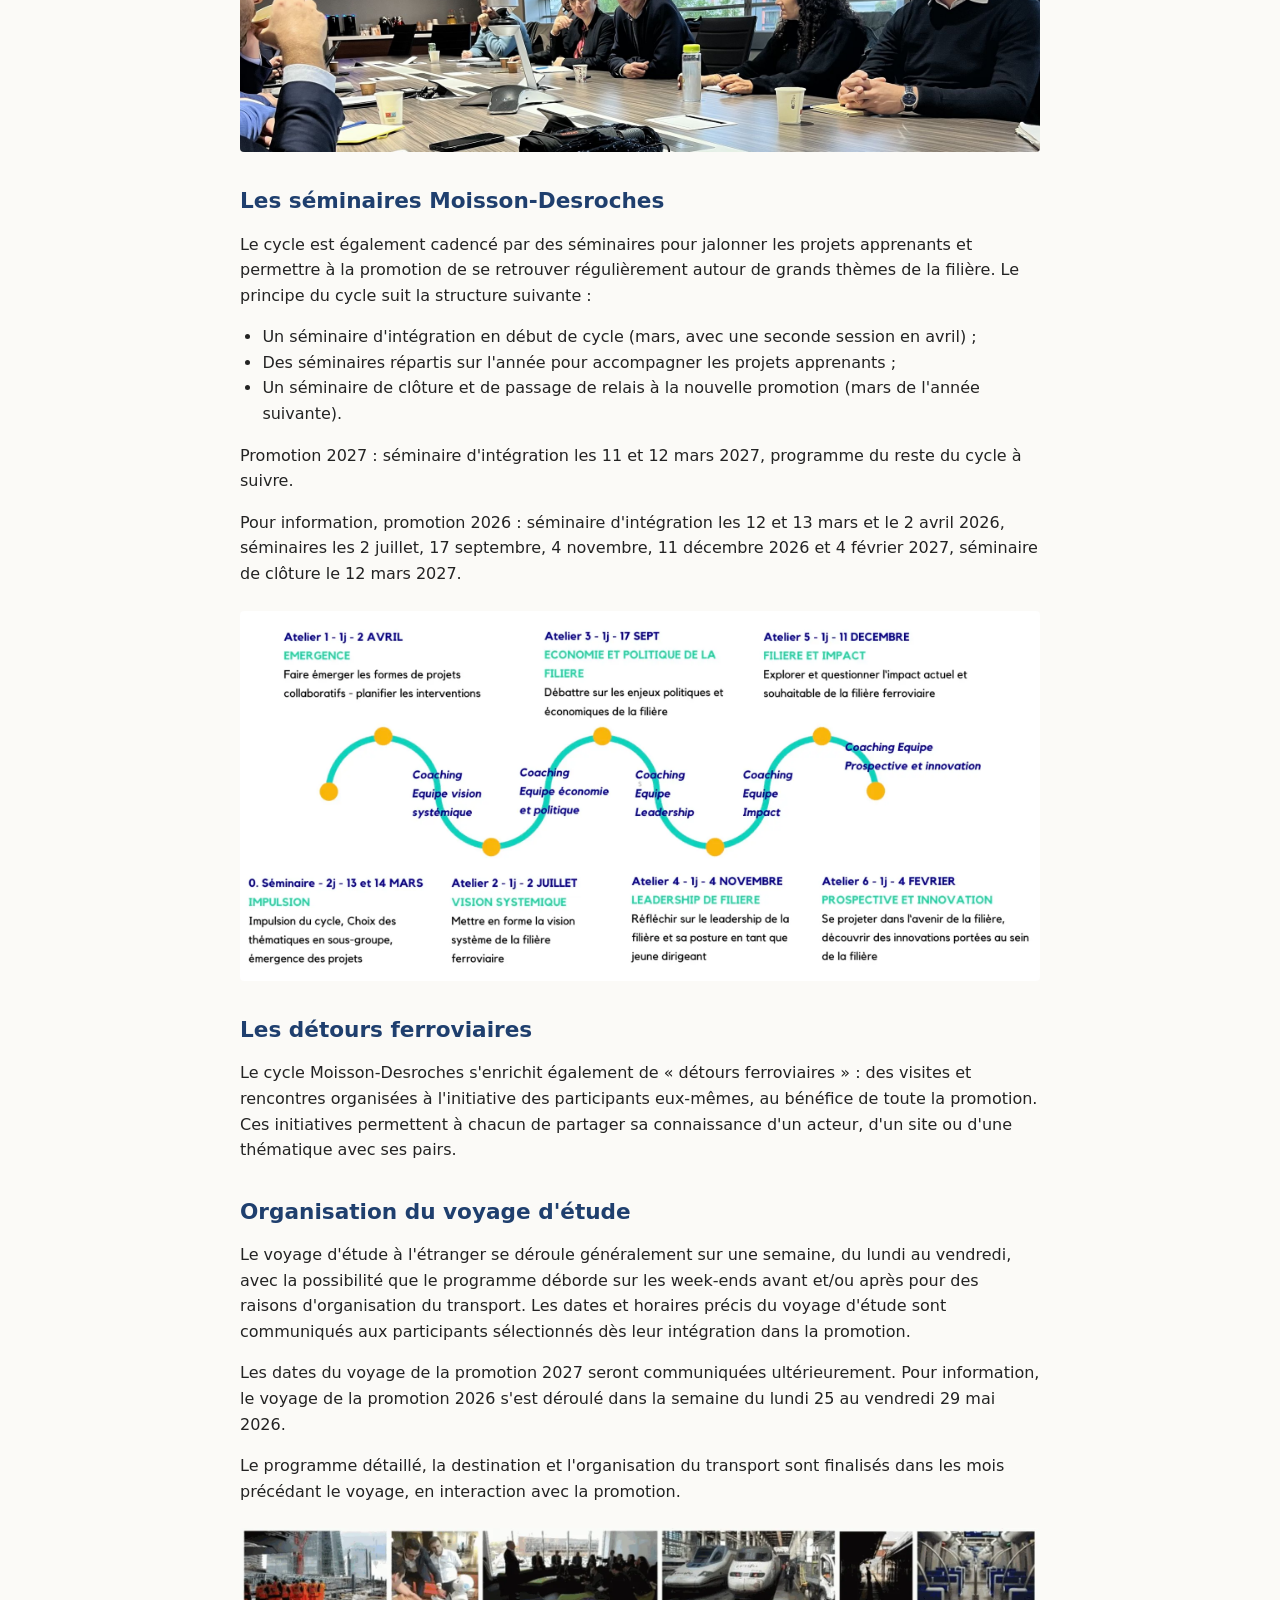
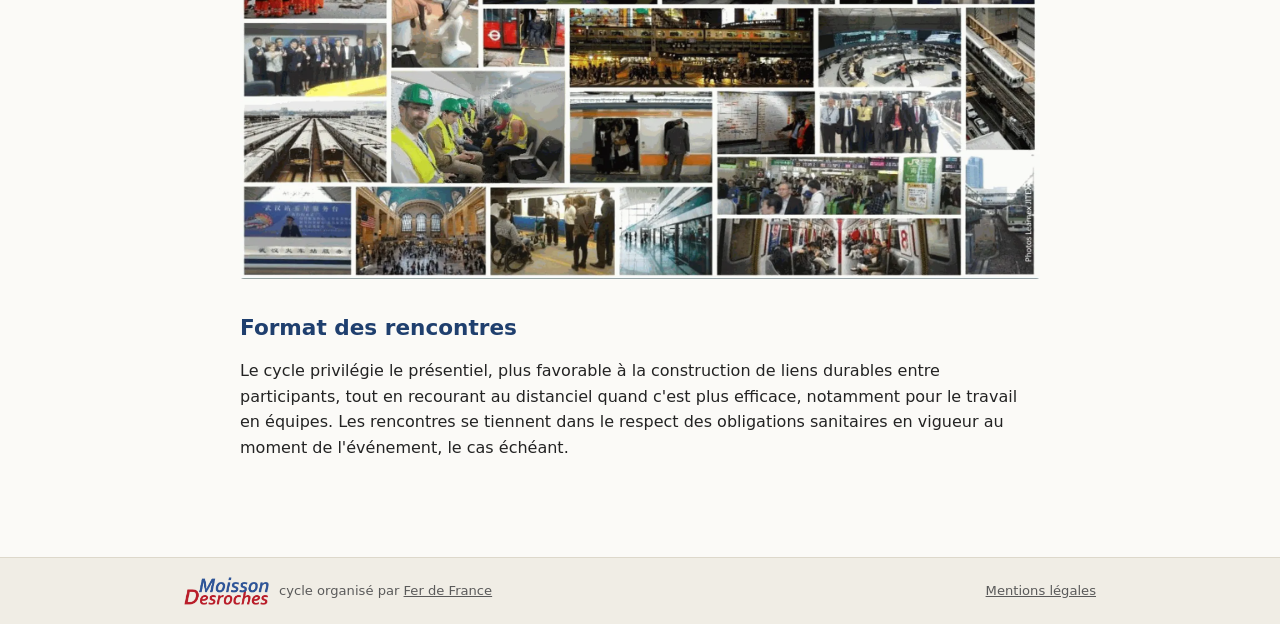
<file: organisation.html>
<!doctype html>
<html lang="fr">
<head>
<meta charset="utf-8">
<meta name="viewport" content="width=device-width, initial-scale=1">
<title>Organisation et programmation du cycle, Moisson-Desroches</title>
<link rel="stylesheet" href="style.css">
</head>
<body>
<header class="entete">
  <div class="entete-contenu">
    <div class="marque">
      <img class="logo" src="images/logo-moisson-desroches-fond-sombre.webp" alt="Logo Moisson-Desroches">
      <p class="signature">Cycle des jeunes dirigeants du ferroviaire</p>
    </div>
    <nav class="principale">
      <ul>
        <li><a href="index.html">Accueil</a></li>
        <li><a href="presentation.html">Présentation</a></li>
        <li><a href="organisation.html" aria-current="page">Organisation</a></li>
        <li><a href="conditions.html">Conditions de participation</a></li>
        <li><a href="dossier-inscription.html">Dossier d'inscription</a></li>
        <li><a href="contact.html">Contact</a></li>
      </ul>
    </nav>
  </div>
</header>

<main>
  <h1>Organisation et programmation du cycle</h1>

  <h2>Séminaire d'intégration</h2>

  <p>Le séminaire d'intégration de la promotion 2027 débute les jeudi 11 et vendredi 12 mars 2027. La suite du programme sera communiquée ultérieurement.</p>

  <p>Les participants sont invités à bloquer ces dates dans leur agenda dès l'inscription, et à se rendre disponibles pour l'ensemble des sessions de ce séminaire d'intégration.</p>

  <p>Le séminaire d'intégration de la promotion marque le début du cycle. Il permet à l'ensemble de la promotion de se rencontrer, de rencontrer également la promotion précédente, d'entamer les travaux du cycle et en particulier de lancer des projets apprenants de la promotion et de former les équipes.</p>

  <h2>Programmation des rencontres du cycle</h2>

  <p>L'organisation des rencontres Moisson-Desroches est tributaire des agendas des Présidents, de sorte qu'une programmation annuelle complète dès le début du cycle est difficile. Le programme de ces rencontres s'affine tout au long du cycle, les dates sont communiquées au fur et à mesure avec les meilleurs efforts pour les programmer le plus en amont possible. Ces rencontres s'échelonnent tout au long du cycle, d'avril à avril/mai de l'année suivante.</p>

  <figure>
    <img src="images/organisation-img-2513.jpg" alt="Rencontre Moisson-Desroches">
  </figure>
  <figure>
    <img src="images/organisation-img-4622.jpg" alt="Rencontre Moisson-Desroches">
  </figure>
  <figure>
    <img src="images/organisation-img-7041.jpg" alt="Rencontre Moisson-Desroches">
  </figure>

  <h2>Les séminaires Moisson-Desroches</h2>

  <p>Le cycle est également cadencé par des séminaires pour jalonner les projets apprenants et permettre à la promotion de se retrouver régulièrement autour de grands thèmes de la filière. Le principe du cycle suit la structure suivante :</p>

  <ul>
    <li>Un séminaire d'intégration en début de cycle (mars, avec une seconde session en avril) ;</li>
    <li>Des séminaires répartis sur l'année pour accompagner les projets apprenants ;</li>
    <li>Un séminaire de clôture et de passage de relais à la nouvelle promotion (mars de l'année suivante).</li>
  </ul>

  <p>Promotion 2027 : séminaire d'intégration les 11 et 12 mars 2027, programme du reste du cycle à suivre.</p>

  <p>Pour information, promotion 2026 : séminaire d'intégration les 12 et 13 mars et le 2 avril 2026, séminaires les 2 juillet, 17 septembre, 4 novembre, 11 décembre 2026 et 4 février 2027, séminaire de clôture le 12 mars 2027.</p>

  <figure>
    <img src="images/organisation-20251013-154005468-ios.webp" alt="Séminaire Moisson-Desroches">
  </figure>

  <h2>Les détours ferroviaires</h2>

  <p>Le cycle Moisson-Desroches s'enrichit également de « détours ferroviaires » : des visites et rencontres organisées à l'initiative des participants eux-mêmes, au bénéfice de toute la promotion. Ces initiatives permettent à chacun de partager sa connaissance d'un acteur, d'un site ou d'une thématique avec ses pairs.</p>

  <h2>Organisation du voyage d'étude</h2>

  <p>Le voyage d'étude à l'étranger se déroule généralement sur une semaine, du lundi au vendredi, avec la possibilité que le programme déborde sur les week-ends avant et/ou après pour des raisons d'organisation du transport. Les dates et horaires précis du voyage d'étude sont communiqués aux participants sélectionnés dès leur intégration dans la promotion.</p>

  <p>Les dates du voyage de la promotion 2027 seront communiquées ultérieurement. Pour information, le voyage de la promotion 2026 s'est déroulé dans la semaine du lundi 25 au vendredi 29 mai 2026.</p>

  <p>Le programme détaillé, la destination et l'organisation du transport sont finalisés dans les mois précédant le voyage, en interaction avec la promotion.</p>

  <figure>
    <img src="images/organisation-learnex-jtex.webp" alt="Voyage d'étude Moisson-Desroches">
  </figure>

  <h2>Format des rencontres</h2>

  <p>Le cycle privilégie le présentiel, plus favorable à la construction de liens durables entre participants, tout en recourant au distanciel quand c'est plus efficace, notamment pour le travail en équipes. Les rencontres se tiennent dans le respect des obligations sanitaires en vigueur au moment de l'événement, le cas échéant.</p>
</main>

<footer class="pied">
  <div class="pied-contenu">
    <div class="pied-marque">
      <img class="texte-logo" src="images/texte-moisson-desroches.webp" alt="Moisson-Desroches">
      <span>cycle organisé par <a href="https://ferdefrance.fr">Fer de France</a></span>
    </div>
    <a href="mentions-legales.html">Mentions légales</a>
  </div>
</footer>
</body>
</html>
</file>
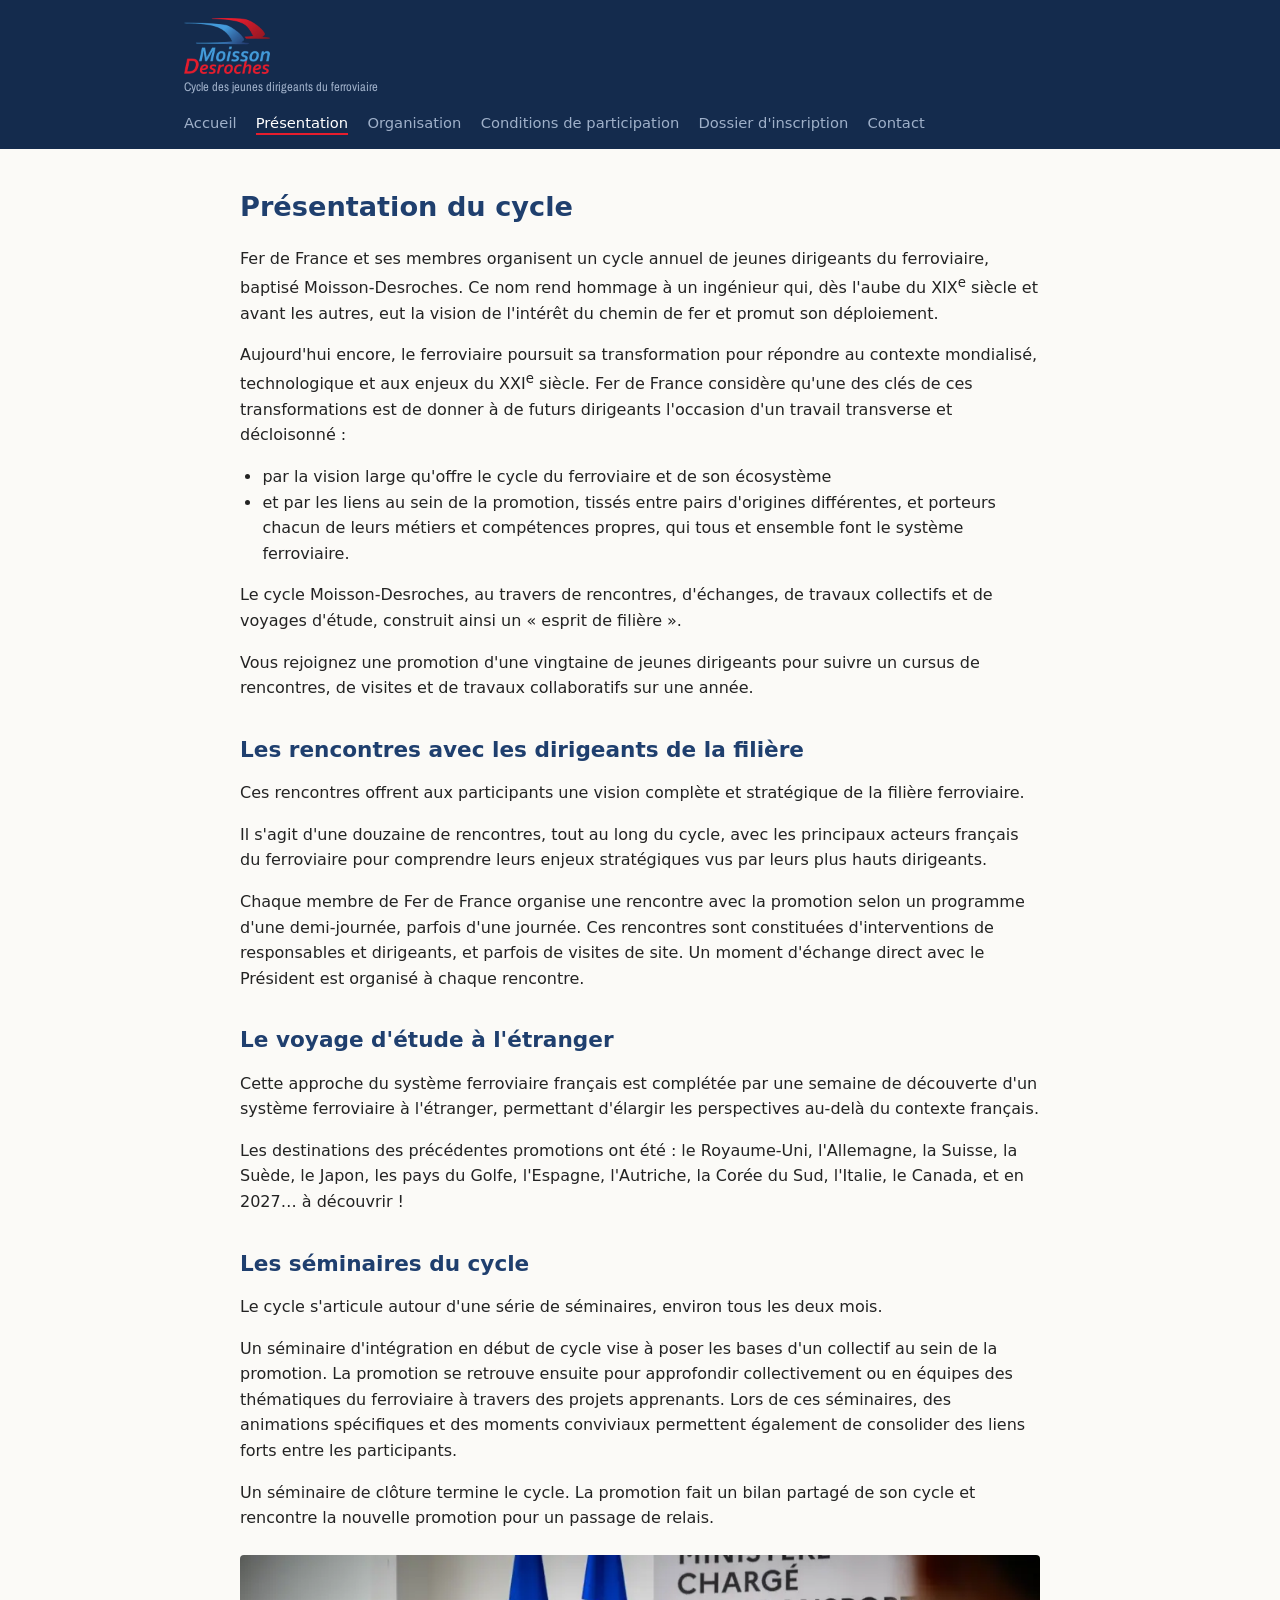
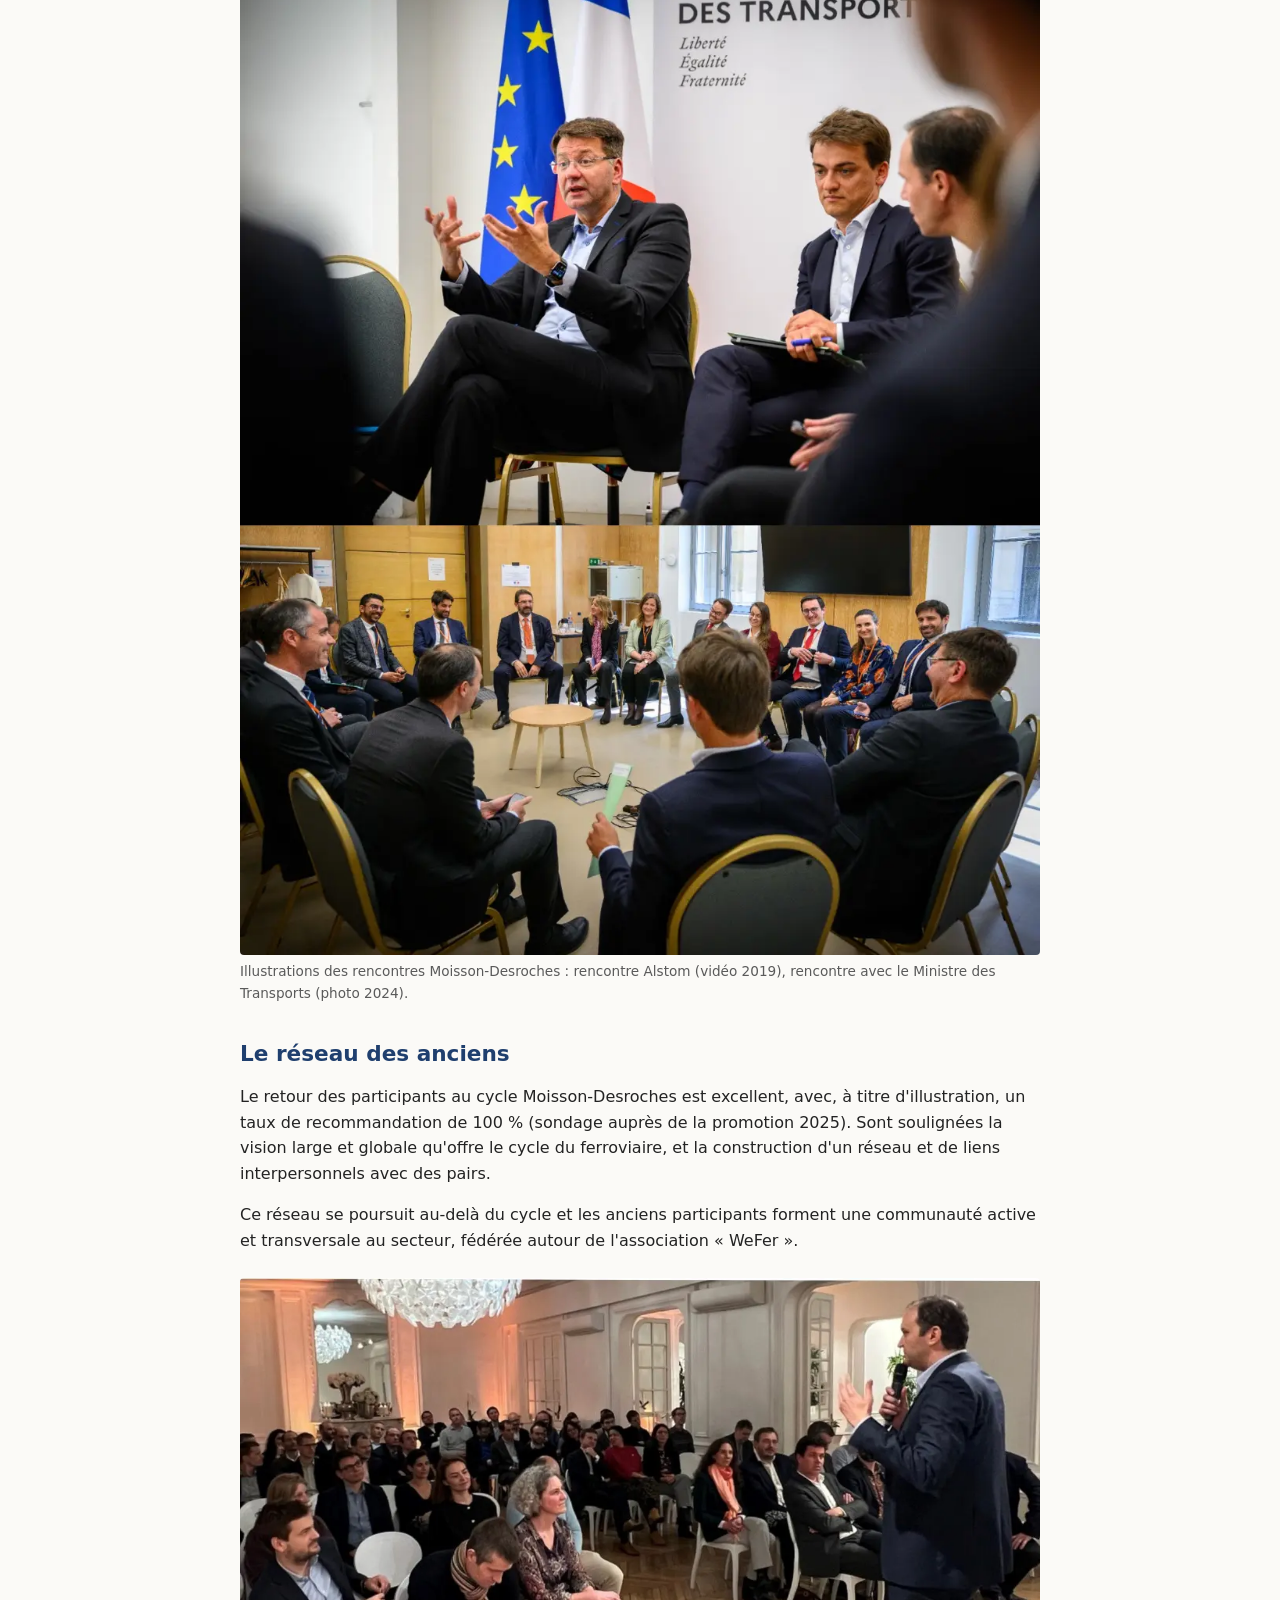
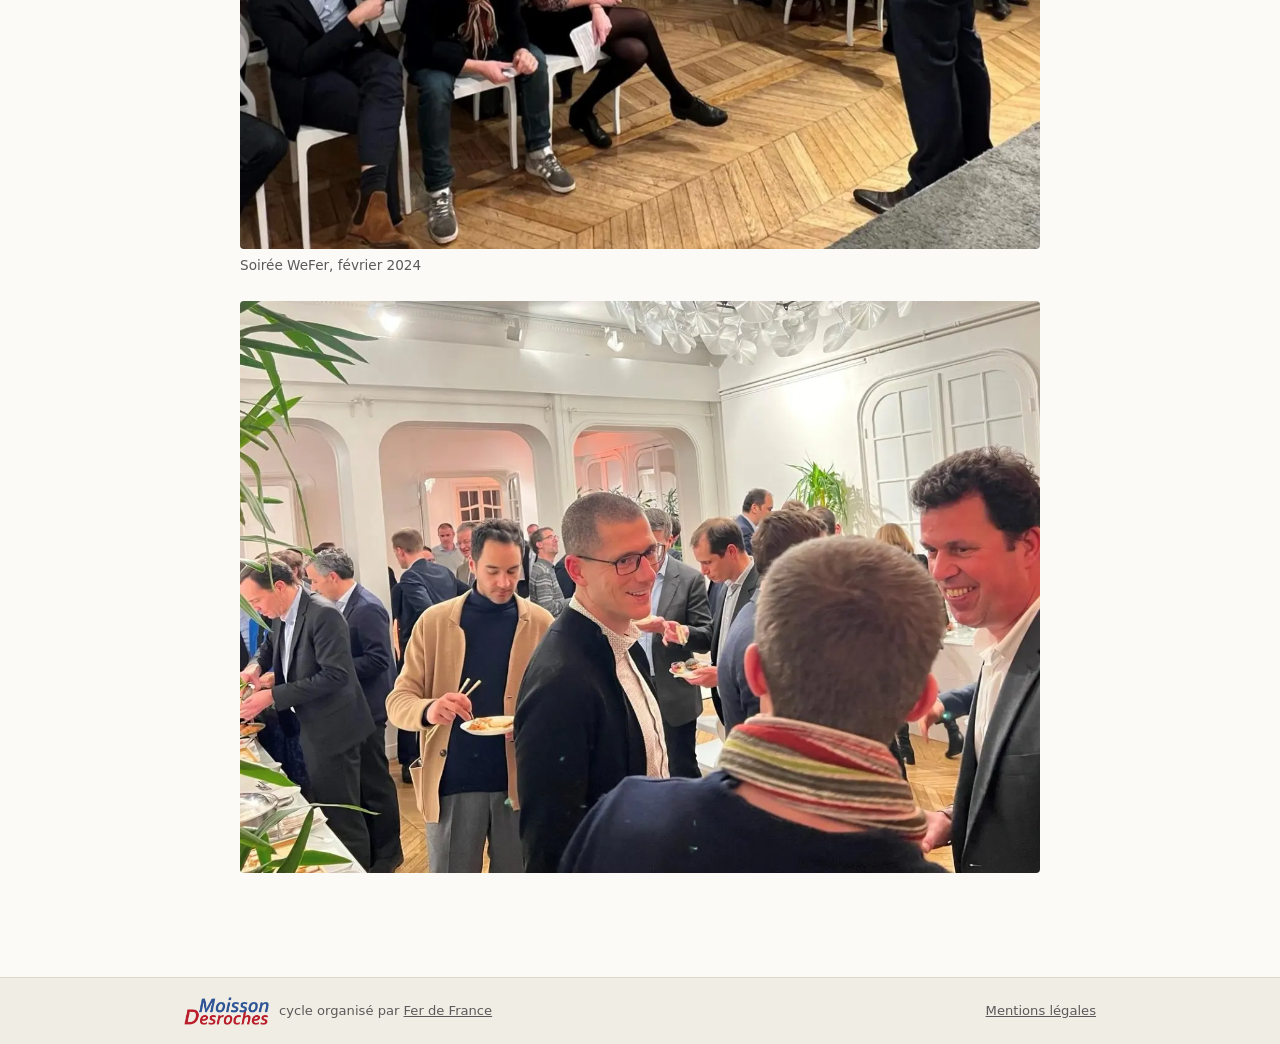
<file: presentation.html>
<!doctype html>
<html lang="fr">
<head>
<meta charset="utf-8">
<meta name="viewport" content="width=device-width, initial-scale=1">
<title>Présentation du cycle, Moisson-Desroches</title>
<link rel="stylesheet" href="style.css">
</head>
<body>
<header class="entete">
  <div class="entete-contenu">
    <div class="marque">
      <img class="logo" src="images/logo-moisson-desroches-fond-sombre.webp" alt="Logo Moisson-Desroches">
      <p class="signature">Cycle des jeunes dirigeants du ferroviaire</p>
    </div>
    <nav class="principale">
      <ul>
        <li><a href="index.html">Accueil</a></li>
        <li><a href="presentation.html" aria-current="page">Présentation</a></li>
        <li><a href="organisation.html">Organisation</a></li>
        <li><a href="conditions.html">Conditions de participation</a></li>
        <li><a href="dossier-inscription.html">Dossier d'inscription</a></li>
        <li><a href="contact.html">Contact</a></li>
      </ul>
    </nav>
  </div>
</header>

<main>
  <h1>Présentation du cycle</h1>

  <p>Fer de France et ses membres organisent un cycle annuel de jeunes dirigeants du ferroviaire, baptisé Moisson-Desroches. Ce nom rend hommage à un ingénieur qui, dès l'aube du XIX<sup>e</sup> siècle et avant les autres, eut la vision de l'intérêt du chemin de fer et promut son déploiement.</p>

  <p>Aujourd'hui encore, le ferroviaire poursuit sa transformation pour répondre au contexte mondialisé, technologique et aux enjeux du XXI<sup>e</sup> siècle. Fer de France considère qu'une des clés de ces transformations est de donner à de futurs dirigeants l'occasion d'un travail transverse et décloisonné :</p>

  <ul>
    <li>par la vision large qu'offre le cycle du ferroviaire et de son écosystème</li>
    <li>et par les liens au sein de la promotion, tissés entre pairs d'origines différentes, et porteurs chacun de leurs métiers et compétences propres, qui tous et ensemble font le système ferroviaire.</li>
  </ul>

  <p>Le cycle Moisson-Desroches, au travers de rencontres, d'échanges, de travaux collectifs et de voyages d'étude, construit ainsi un « esprit de filière ».</p>

  <p>Vous rejoignez une promotion d'une vingtaine de jeunes dirigeants pour suivre un cursus de rencontres, de visites et de travaux collaboratifs sur une année.</p>

  <h2>Les rencontres avec les dirigeants de la filière</h2>

  <p>Ces rencontres offrent aux participants une vision complète et stratégique de la filière ferroviaire.</p>

  <p>Il s'agit d'une douzaine de rencontres, tout au long du cycle, avec les principaux acteurs français du ferroviaire pour comprendre leurs enjeux stratégiques vus par leurs plus hauts dirigeants.</p>

  <p>Chaque membre de Fer de France organise une rencontre avec la promotion selon un programme d'une demi-journée, parfois d'une journée. Ces rencontres sont constituées d'interventions de responsables et dirigeants, et parfois de visites de site. Un moment d'échange direct avec le Président est organisé à chaque rencontre.</p>

  <h2>Le voyage d'étude à l'étranger</h2>

  <p>Cette approche du système ferroviaire français est complétée par une semaine de découverte d'un système ferroviaire à l'étranger, permettant d'élargir les perspectives au-delà du contexte français.</p>

  <p>Les destinations des précédentes promotions ont été : le Royaume-Uni, l'Allemagne, la Suisse, la Suède, le Japon, les pays du Golfe, l'Espagne, l'Autriche, la Corée du Sud, l'Italie, le Canada, et en 2027… à découvrir !</p>

  <h2>Les séminaires du cycle</h2>

  <p>Le cycle s'articule autour d'une série de séminaires, environ tous les deux mois.</p>

  <p>Un séminaire d'intégration en début de cycle vise à poser les bases d'un collectif au sein de la promotion. La promotion se retrouve ensuite pour approfondir collectivement ou en équipes des thématiques du ferroviaire à travers des projets apprenants. Lors de ces séminaires, des animations spécifiques et des moments conviviaux permettent également de consolider des liens forts entre les participants.</p>

  <p>Un séminaire de clôture termine le cycle. La promotion fait un bilan partagé de son cycle et rencontre la nouvelle promotion pour un passage de relais.</p>

  <figure>
    <img src="images/presentation-design-sans-titre-8.webp" alt="Rencontre avec le Ministre des Transports, 2024">
    <figcaption>Illustrations des rencontres Moisson-Desroches : rencontre Alstom (vidéo 2019), rencontre avec le Ministre des Transports (photo 2024).</figcaption>
  </figure>

  <h2>Le réseau des anciens</h2>

  <p>Le retour des participants au cycle Moisson-Desroches est excellent, avec, à titre d'illustration, un taux de recommandation de 100 % (sondage auprès de la promotion 2025). Sont soulignées la vision large et globale qu'offre le cycle du ferroviaire, et la construction d'un réseau et de liens interpersonnels avec des pairs.</p>

  <p>Ce réseau se poursuit au-delà du cycle et les anciens participants forment une communauté active et transversale au secteur, fédérée autour de l'association « WeFer ».</p>

  <figure>
    <img src="images/presentation-soiree-wefer-fev-24-1.webp" alt="Soirée WeFer, février 2024">
    <figcaption>Soirée WeFer, février 2024</figcaption>
  </figure>

  <figure>
    <img src="images/presentation-soiree-wefer-fev-24-2.webp" alt="Soirée WeFer, février 2024">
  </figure>
</main>

<footer class="pied">
  <div class="pied-contenu">
    <div class="pied-marque">
      <img class="texte-logo" src="images/texte-moisson-desroches.webp" alt="Moisson-Desroches">
      <span>cycle organisé par <a href="https://ferdefrance.fr">Fer de France</a></span>
    </div>
    <a href="mentions-legales.html">Mentions légales</a>
  </div>
</footer>
</body>
</html>
</file>
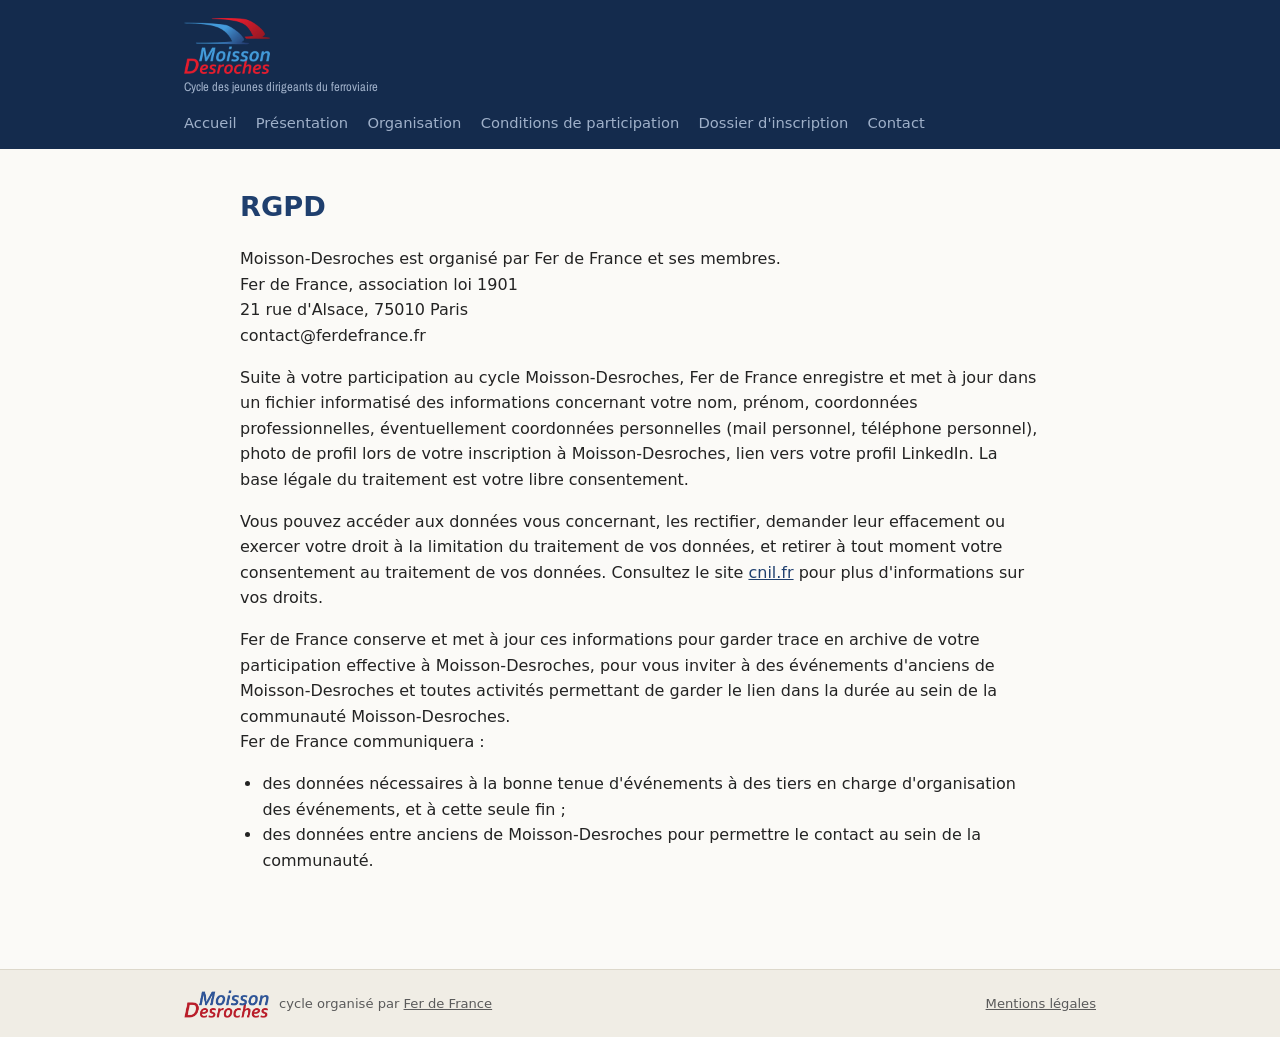
<file: rgpd-alumni.html>
<!doctype html>
<html lang="fr">
<head>
<meta charset="utf-8">
<meta name="viewport" content="width=device-width, initial-scale=1">
<title>RGPD, anciens Moisson-Desroches</title>
<link rel="stylesheet" href="style.css">
</head>
<body>
<header class="entete">
  <div class="entete-contenu">
    <div class="marque">
      <img class="logo" src="images/logo-moisson-desroches-fond-sombre.webp" alt="Logo Moisson-Desroches">
      <p class="signature">Cycle des jeunes dirigeants du ferroviaire</p>
    </div>
    <nav class="principale">
      <ul>
        <li><a href="index.html">Accueil</a></li>
        <li><a href="presentation.html">Présentation</a></li>
        <li><a href="organisation.html">Organisation</a></li>
        <li><a href="conditions.html">Conditions de participation</a></li>
        <li><a href="dossier-inscription.html">Dossier d'inscription</a></li>
        <li><a href="contact.html">Contact</a></li>
      </ul>
    </nav>
  </div>
</header>

<main>
  <h1>RGPD</h1>

  <p>Moisson-Desroches est organisé par Fer de France et ses membres.<br>
  Fer de France, association loi 1901<br>
  21 rue d'Alsace, 75010 Paris<br>
  contact@ferdefrance.fr</p>

  <p>Suite à votre participation au cycle Moisson-Desroches, Fer de France enregistre et met à jour dans un fichier informatisé des informations concernant votre nom, prénom, coordonnées professionnelles, éventuellement coordonnées personnelles (mail personnel, téléphone personnel), photo de profil lors de votre inscription à Moisson-Desroches, lien vers votre profil LinkedIn. La base légale du traitement est votre libre consentement.</p>

  <p>Vous pouvez accéder aux données vous concernant, les rectifier, demander leur effacement ou exercer votre droit à la limitation du traitement de vos données, et retirer à tout moment votre consentement au traitement de vos données. Consultez le site <a href="https://www.cnil.fr">cnil.fr</a> pour plus d'informations sur vos droits.</p>

  <p>Fer de France conserve et met à jour ces informations pour garder trace en archive de votre participation effective à Moisson-Desroches, pour vous inviter à des événements d'anciens de Moisson-Desroches et toutes activités permettant de garder le lien dans la durée au sein de la communauté Moisson-Desroches.<br>
  Fer de France communiquera :</p>

  <ul>
    <li>des données nécessaires à la bonne tenue d'événements à des tiers en charge d'organisation des événements, et à cette seule fin ;</li>
    <li>des données entre anciens de Moisson-Desroches pour permettre le contact au sein de la communauté.</li>
  </ul>
</main>

<footer class="pied">
  <div class="pied-contenu">
    <div class="pied-marque">
      <img class="texte-logo" src="images/texte-moisson-desroches.webp" alt="Moisson-Desroches">
      <span>cycle organisé par <a href="https://ferdefrance.fr">Fer de France</a></span>
    </div>
    <a href="mentions-legales.html">Mentions légales</a>
  </div>
</footer>
</body>
</html>
</file>
<file: style.css>
/* Site Moisson-Desroches, feuille de style commune */

:root {
  --bleu-nuit: #142b4d;
  --bleu-nuit-clair: #1f3f6e;
  --rouge: #e61d2d;
  --ambre: #c9762f;
  --fond: #fbfaf7;
  --fond-encadre: #f0ede5;
  --texte: #232323;
  --texte-clair: #5a5a5a;
  --bordure: #ddd8cb;
  --largeur-max: 800px;
}

@font-face {
  font-family: 'Archivo Narrow';
  src: url('fonts/archivo-narrow-latin.woff2') format('woff2');
}

* {
  box-sizing: border-box;
}

body {
  margin: 0;
  font-family: system-ui, -apple-system, "Segoe UI", Roboto, Arial, sans-serif;
  color: var(--texte);
  background: var(--fond);
  line-height: 1.6;
}

header.entete {
  background: var(--bleu-nuit);
  color: #fff;
}

.entete-contenu {
  max-width: 960px;
  margin: 0 auto;
  padding: 1.1rem 1.5rem 0.9rem;
  display: flex;
  align-items: flex-end;
  justify-content: space-between;
  gap: 1rem;
  flex-wrap: wrap;
}

.marque {
  display: flex;
  flex-direction: column;
  align-items: flex-start;
  gap: 0.35rem;
}

.entete-contenu img.logo {
  height: 56px;
  width: auto;
}

.signature {
  font-size: 0.78rem;
  line-height: 1.3;
  color: #9fb0c9;
  margin: 0;
  font-family: 'Archivo Narrow', system-ui, -apple-system, "Segoe UI", Roboto, Arial, sans-serif;
}

nav.principale ul {
  list-style: none;
  display: flex;
  flex-wrap: wrap;
  gap: 0.3rem 1.2rem;
  margin: 0;
  padding: 0;
  font-family: system-ui, -apple-system, "Segoe UI", Roboto, Arial, sans-serif;
  font-size: 0.92rem;
}

nav.principale a {
  color: #9fb0c9;
  text-decoration: none;
  border-bottom: 2px solid transparent;
  padding-bottom: 2px;
}

nav.principale a:hover,
nav.principale a[aria-current="page"] {
  border-bottom-color: var(--rouge);
  color: #fff;
}

main {
  max-width: 960px;
  margin: 0 auto;
  padding: 2.2rem 1.5rem 3rem;
}

main > * {
  max-width: var(--largeur-max);
  margin-left: auto;
  margin-right: auto;
}

h1 {
  font-size: 1.7rem;
  color: var(--bleu-nuit-clair);
  margin-top: 0;
}

h2 {
  font-size: 1.35rem;
  color: var(--bleu-nuit-clair);
  margin: 2rem auto 0.8rem;
}

h3 {
  font-size: 1.1rem;
  color: var(--bleu-nuit-clair);
  margin: 1.4rem auto 0.6rem;
}

p {
  margin: 0 auto 1rem;
}

ul, ol {
  margin: 0 auto 1rem;
  padding-left: 1.4rem;
}

a {
  color: var(--bleu-nuit-clair);
}

a:hover {
  color: var(--rouge);
}

.alerte {
  background: var(--fond-encadre);
  border-left: 4px solid var(--ambre);
  padding: 0.9rem 1.1rem;
  margin: 0 auto 1.4rem;
  font-family: system-ui, -apple-system, "Segoe UI", Roboto, Arial, sans-serif;
  font-size: 1rem;
}

.alerte strong {
  color: var(--bleu-nuit);
}

.encadre {
  background: var(--fond-encadre);
  border: 1px solid var(--bordure);
  border-radius: 6px;
  padding: 1rem 1.2rem;
  margin: 1.2rem auto;
}

figure {
  margin: 1.5rem auto;
}

figure img {
  max-width: 100%;
  height: auto;
  border-radius: 4px;
  display: block;
}

figcaption {
  font-family: system-ui, -apple-system, "Segoe UI", Roboto, Arial, sans-serif;
  font-size: 0.85rem;
  color: var(--texte-clair);
  margin-top: 0.4rem;
}

.note {
  font-size: 0.85rem;
  color: var(--texte-clair);
  font-family: system-ui, -apple-system, "Segoe UI", Roboto, Arial, sans-serif;
}

footer.pied {
  border-top: 1px solid var(--bordure);
  background: var(--fond-encadre);
  margin-top: 2rem;
}

.pied-contenu {
  max-width: 960px;
  margin: 0 auto;
  padding: 1.2rem 1.5rem;
  display: flex;
  align-items: center;
  justify-content: space-between;
  flex-wrap: wrap;
  gap: 1.5rem;
  font-family: system-ui, -apple-system, "Segoe UI", Roboto, Arial, sans-serif;
  font-size: 0.82rem;
  color: var(--texte-clair);
}

.pied-contenu img.texte-logo {
  height: 28px;
  width: auto;
}

.pied-marque {
  display: flex;
  align-items: center;
  gap: 0.6rem;
}

.pied-contenu a {
  color: var(--texte-clair);
}
</file>
